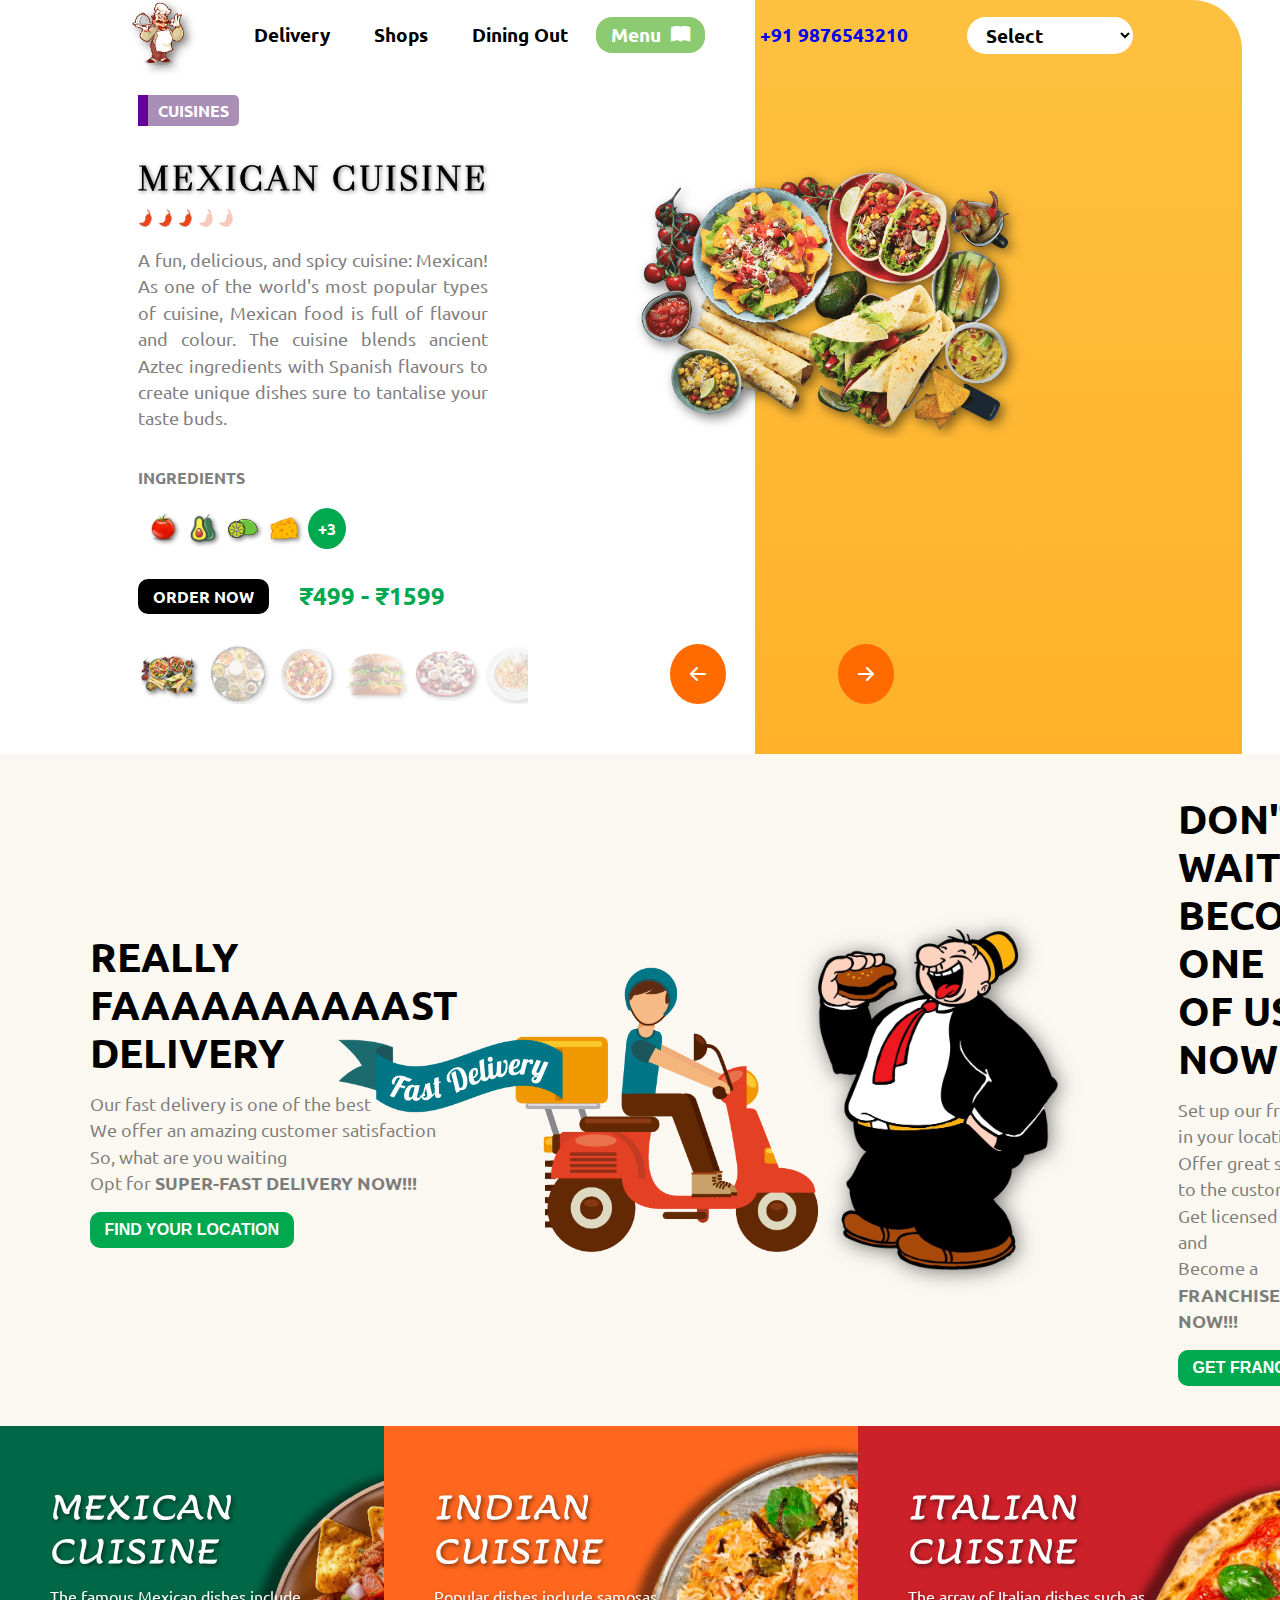
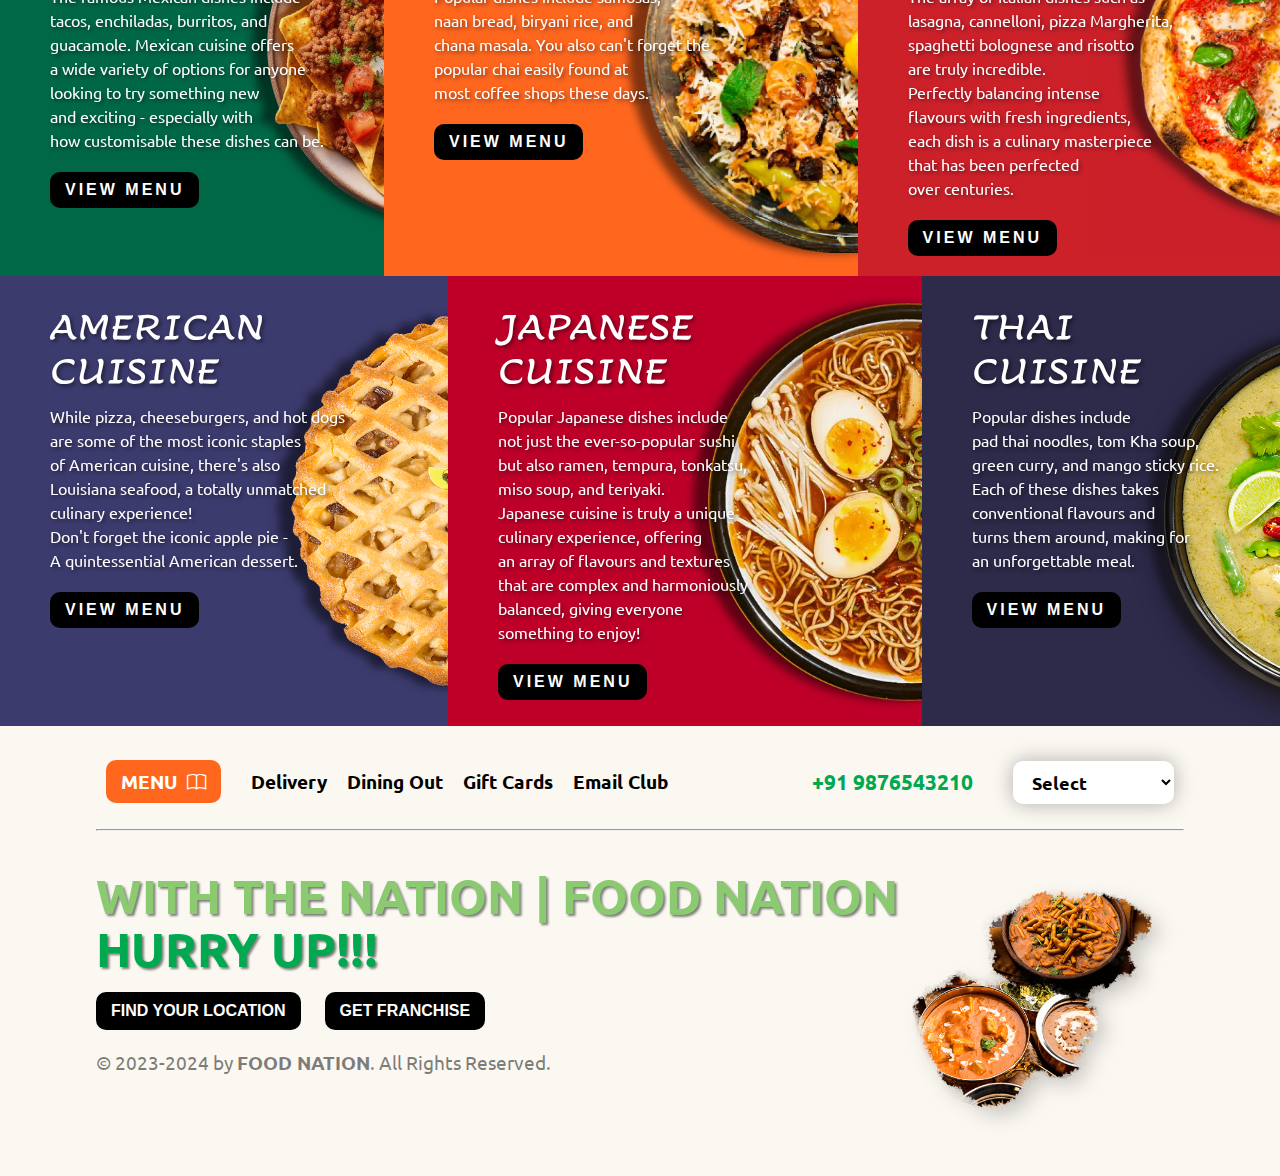
<file: index.html>
<!DOCTYPE html>
<html lang="en">
<head>
    <meta charset="UTF-8">
    <meta name="viewport" content="width=device-width, initial-scale=1.0">
    <title>Food Nation</title>
    
    <!-- stylesheet link -->
    <link rel="stylesheet" href="style.css">
    
    <!-- bootstrap icons link -->
    <link rel="stylesheet" href="https://cdn.jsdelivr.net/npm/bootstrap-icons@1.10.5/font/bootstrap-icons.css">
</head>
<body>

    <header>
        <nav>

            <div class="logo_ul">
                <a href="/"><img src="home_page_logo.png" alt="Our logo"></a>
                <ul>
                    <li><a href="#">Delivery</a></li>
                    <li><a href="#">Shops</a></li>
                    <li><a href="#">Dining Out</a></li>
                    <li><a href="#menu">Menu <i class="bi bi-book-fill"></i></a></li>
                </ul>
            </div>

            <div class="contact_select">
                <li><a href="tel:9876543210">+91 9876543210</a></li>
                <li>
                    <select class="classic">
                        <option>Select</option>
                        <option>KOLKATA</option>
                        <option>BOMBAY</option>
                        <option>BENGALURU</option>
                        <option>NEW DELHI</option>
                        <option>CHENNAI</option>
                    </select>
                </li>
            </div>

        </nav>

        <!-- Section starts -->
        <section>

            <div class="content">
                <h5>CUISINES</h5>
                <h1 class="title">MEXICAN CUISINE</h1>
                <div class="spicy_icon">
                    <img src="img/icon_1.png" alt="chilli">
                    <img src="img/icon_1.png" alt="chilli">
                    <img src="img/icon_1.png" alt="chilli">
                    <img src="img/icon_2.png" alt="chilli">
                    <img src="img/icon_2.png" alt="chilli">
                </div>
                <p class="description">A fun, delicious, and spicy cuisine: Mexican! As one of the world's most popular types of cuisine, Mexican food is full of flavour and colour. The cuisine blends ancient Aztec ingredients with Spanish flavours to create unique dishes sure to tantalise your taste buds.</p>
                
                <h6>INGREDIENTS</h6>
                <div class="img_box">
                    <img src="img/tomato_logo.png" alt="tomato_logo">
                    <img src="img/avocado_logo.png" alt="avocado_logo">
                    <img src="img/lime_logo.png" alt="lime_logo">
                    <img src="img/cheese_logo.png" alt="cheese_logo">
                    <h6>+3</h6>
                </div>
                <div class="order_rate">
                    <a href="">ORDER NOW</a>
                    <h2 class="price">&#x20B9;499 - &#x20B9;1599</h2>
                </div>
                <div class="food_slider">
                    <img class="icon_images" src="img/mexican_cuisine.png" alt="Mexican Cuisine">
                    <img class="icon_images" src="img/indian_cuisine.png" alt="Indian Cuisine">
                    <img class="icon_images" src="img/italian_cuisine.png" alt="Italian Cuisine">
                    <img class="icon_images" src="img/american_cuisine.png" alt="American Cuisine">
                    <img class="icon_images" src="img/japanese_cuisine.png" alt="Japanese Cuisine">
                    <img class="icon_images" src="img/thai_cuisine.png" alt="Thai Cuisine">
                </div>
            </div>
            <div class="img_box">
                <div class="images">
                    <img class="main_images" src="img/mexican_cuisine.png" alt="Mexican Cuisine">
                    <img class="main_images" src="img/indian_cuisine.png" alt="Indian Cuisine">
                    <img class="main_images" src="img/italian_cuisine.png" alt="Italian Cuisine">
                    <img class="main_images" src="img/american_cuisine.png" alt="American Cuisine">
                    <img class="main_images" src="img/japanese_cuisine.png" alt="Japanese Cuisine">
                    <img class="main_images" src="img/thai_cuisine.png" alt="Thai Cuisine">
                </div>
                <div class="slide_buttons">
                    <i class="bi bi-arrow-left-short"></i>
                    <i class="bi bi-arrow-right-short"></i>                   
                </div>
            </div>

        </section>
        <!-- Section ends -->

    </header>

    <div class="delivery">
        
        <div class="container">
            
            <h1>REALLY <br> FAAAAAAAAAAST <br> DELIVERY</h1>
            <p>Our fast delivery is one of the best <br>
                We offer an amazing customer satisfaction <br>
                So, what are you waiting <br>
                Opt for <strong>SUPER-FAST DELIVERY NOW!!!</strong>    
            </p>
            <button>FIND YOUR LOCATION</button>
        </div>
            
        <img src="img/delivery_boy.png" alt="Delivery Boy">
        <img src="img/J._Wellington_Wimpy.webp" alt="J Wellington Wimpy">
        
        <div class="container">
            <h1>DON'T WAIT <br> BECOME ONE <br> OF US NOW</h1>
            <p>Set up our franchise in your location <br>
                Offer great service to the customers <br>
                Get licensed by us and <br>
                Become a <strong>FRANCHISEE NOW!!!</strong>    
            </p>
            <button>GET FRANCHISE</button>
        
        </div>

    </div>

    <div id="menu">

    
    <div class="food_menu">
        
        <div class="food_box">
            <div class="container">
                <h1>MEXICAN <br> CUISINE</h1>
                <p>The famous Mexican dishes include <br> 
                    tacos, enchiladas, burritos, and <br> 
                    guacamole. Mexican cuisine offers <br> 
                    a wide variety of options for anyone <br> 
                    looking to try something new <br> 
                    and exciting - especially with <br>
                    how customisable these dishes can be.
                </p>
                <button onclick="window.open('mexican_menu.html');">VIEW MENU</button>
            </div>
            <img src="img/Nachos.png" alt="Nachos">
        </div>
        
        <div class="food_box">
            <div class="container">
                <h1>INDIAN <br> CUISINE</h1>
                <p>Popular dishes include samosas, <br> 
                    naan bread, biryani rice, and <br> 
                    chana masala. You also can't forget the <br> 
                    popular chai easily found at <br> 
                    most coffee shops these days.
                </p>
                <button onclick="window.open('indian_menu.html');">VIEW MENU</button>
            </div>
            <img src="img/biryani.png" alt="Biryani">
        </div>
        
        <div class="food_box">
            <div class="container">
                <h1>ITALIAN <br> CUISINE</h1>
                <p>The array of Italian dishes such as <br> 
                    lasagna, cannelloni, pizza Margherita, <br> 
                    spaghetti bolognese and risotto <br> 
                    are truly incredible. <br> 
                    Perfectly balancing intense <br> 
                    flavours with fresh ingredients, <br> 
                    each dish is a culinary masterpiece <br> 
                    that has been perfected <br> 
                    over centuries.
                </p>
                <button onclick="window.open('italian_menu.html');">VIEW MENU</button>
            </div>
            <img src="img/pizza.png" alt="Pizza Margherita">
        </div>
        
    </div>
    
    <div class="food_menu food_menu2">

        <div class="food_box">
            <div class="container">
                <h1>AMERICAN <br> CUISINE</h1>
                <p>While pizza, cheeseburgers, and hot dogs <br>
                    are some of the most iconic staples <br> 
                    of American cuisine, there's also <br> 
                    Louisiana seafood, a totally unmatched <br>
                    culinary experience! <br>
                    Don't forget the iconic apple pie - <br>
                    A quintessential American dessert.
                </p>
                <button onclick="window.open('american_menu.html');">VIEW MENU</button>
            </div>
            <img src="img/apple_pie.png" alt="Apple Pie">
        </div>
        
        <div class="food_box">
            <div class="container">
                <h1>JAPANESE <br> CUISINE</h1>
                <p>Popular Japanese dishes include <br> 
                    not just the ever-so-popular sushi <br>
                    but also ramen, tempura, tonkatsu, <br> 
                    miso soup, and teriyaki. <br>
                    Japanese cuisine is truly a unique <br> 
                    culinary experience, offering <br> 
                    an array of flavours and textures <br>
                    that are complex and harmoniously <br> 
                    balanced, giving everyone <br>
                    something to enjoy!
                </p>
                <button onclick="window.open('japanese_menu.html');">VIEW MENU</button>
            </div>
            <img src="img/ramen.png" alt="Ramen">
        </div>
        
        <div class="food_box">
            <div class="container">
                <h1>THAI <br> CUISINE</h1>
                <p>Popular dishes include <br>
                    pad thai noodles, tom Kha soup, <br>
                    green curry, and mango sticky rice. <br>
                    Each of these dishes takes <br>
                    conventional flavours and <br> 
                    turns them around, making for <br>
                    an unforgettable meal.
                </p>
                <button onclick="window.open('thai_menu.html');">VIEW MENU</button>
            </div>
            <img src="img/green-curry.png" alt="Green Curry">
        </div>
        
    </div>
</div>
    <footer>

        <nav>
            <ul>
                <li><a href="#">MENU<i class="bi bi-book"></i></a></li>
                <li><a href="#">Delivery</a></li>
                <li><a href="#">Dining Out</a></li>
                <li><a href="#">Gift Cards</a></li>
                <li><a href="#">Email Club</a></li>
            </ul>
            <ul>
                <li><a href="tel:9876543210">+91 9876543210</a></li>
                <li>
                    <select class="classic">
                        <option>Select</option>
                        <option>KOLKATA</option>
                        <option>BOMBAY</option>
                        <option>BENGALURU</option>
                        <option>NEW DELHI</option>
                        <option>CHENNAI</option>
                    </select>
                </li>
            </ul>
        </nav>

        <hr>

        <div class="container">

            <h1>WITH THE NATION | FOOD NATION</h1>
            <h1>HURRY UP!!!</h1>
            <div class="button">
                <button>FIND YOUR LOCATION</button>
                <button>GET FRANCHISE</button>
            </div>
        </div>
        <img src="img/footer_food.png" alt="Footer Food Image">
        <p class="copyright">© 2023-2024 by <strong>FOOD NATION</strong>. All Rights Reserved.</p>
    
    </footer>

    <script src="app.js"></script>

</body>
</html>
</file>
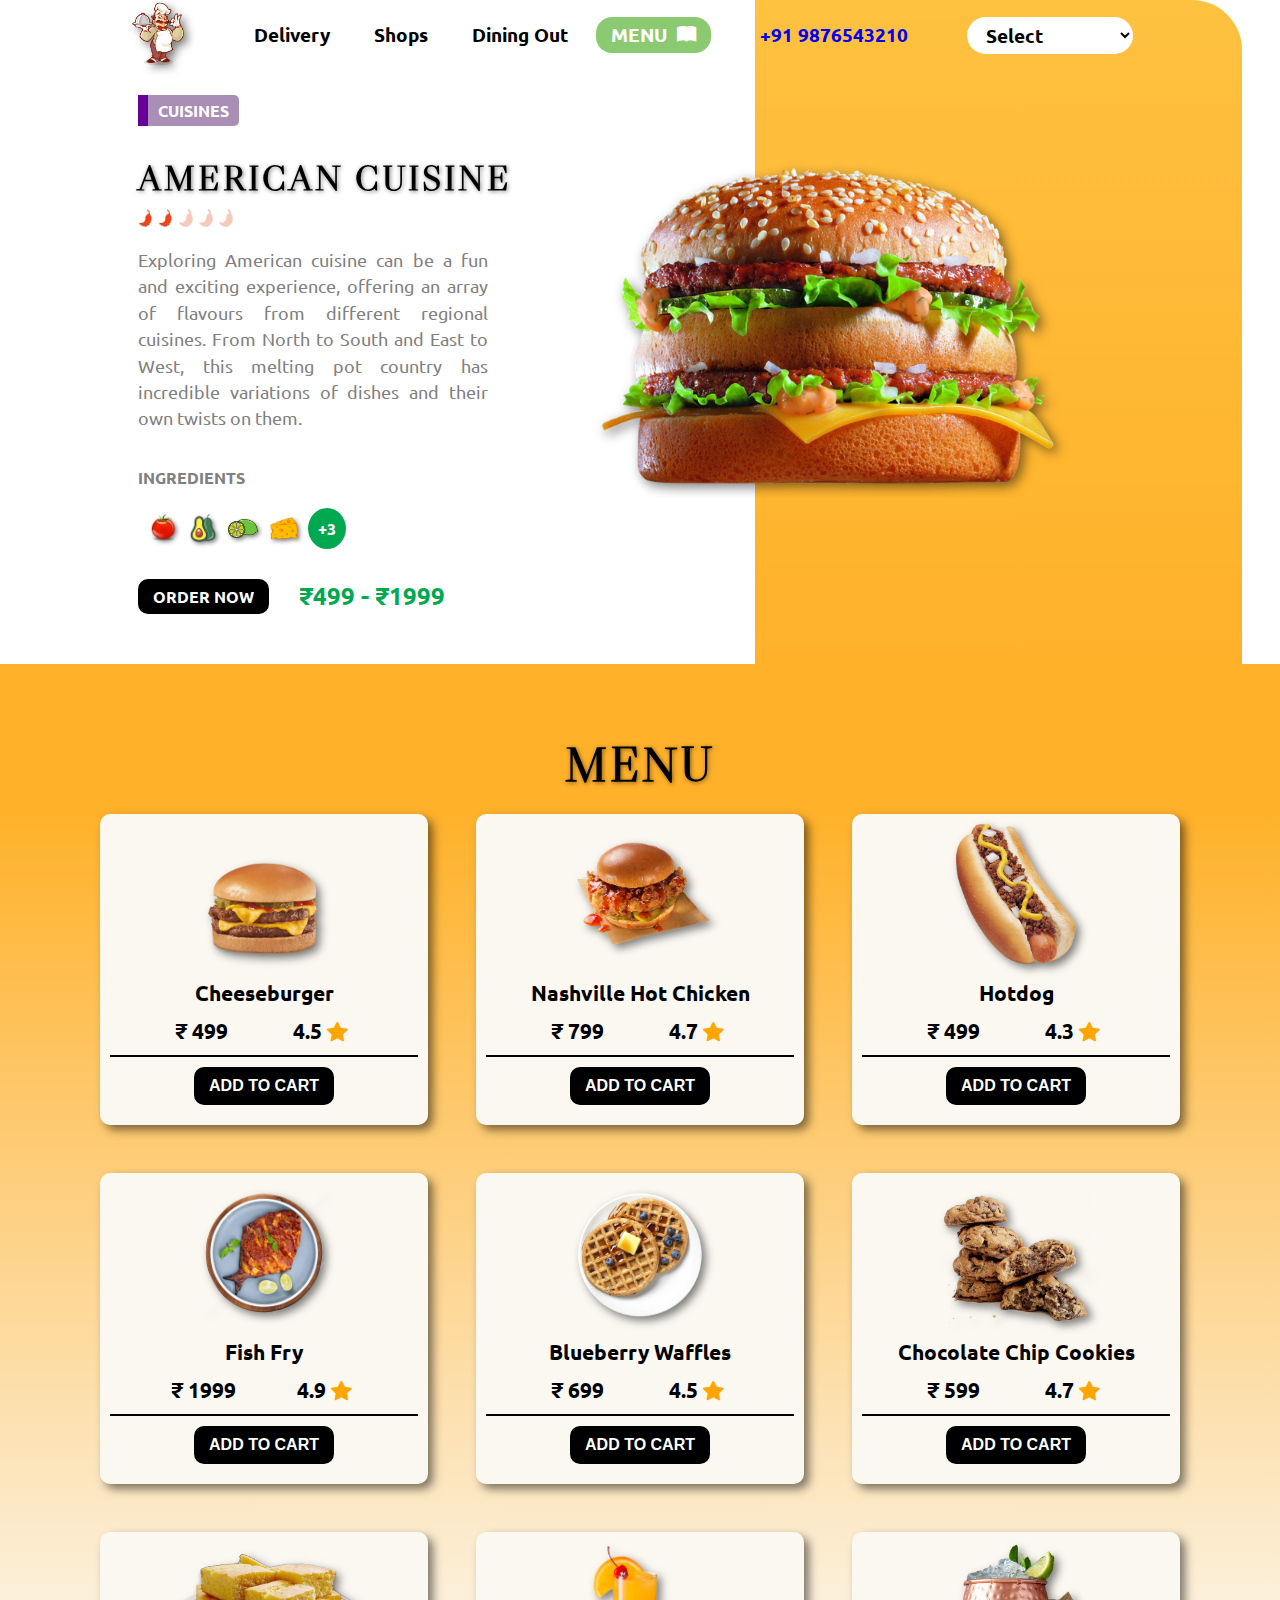
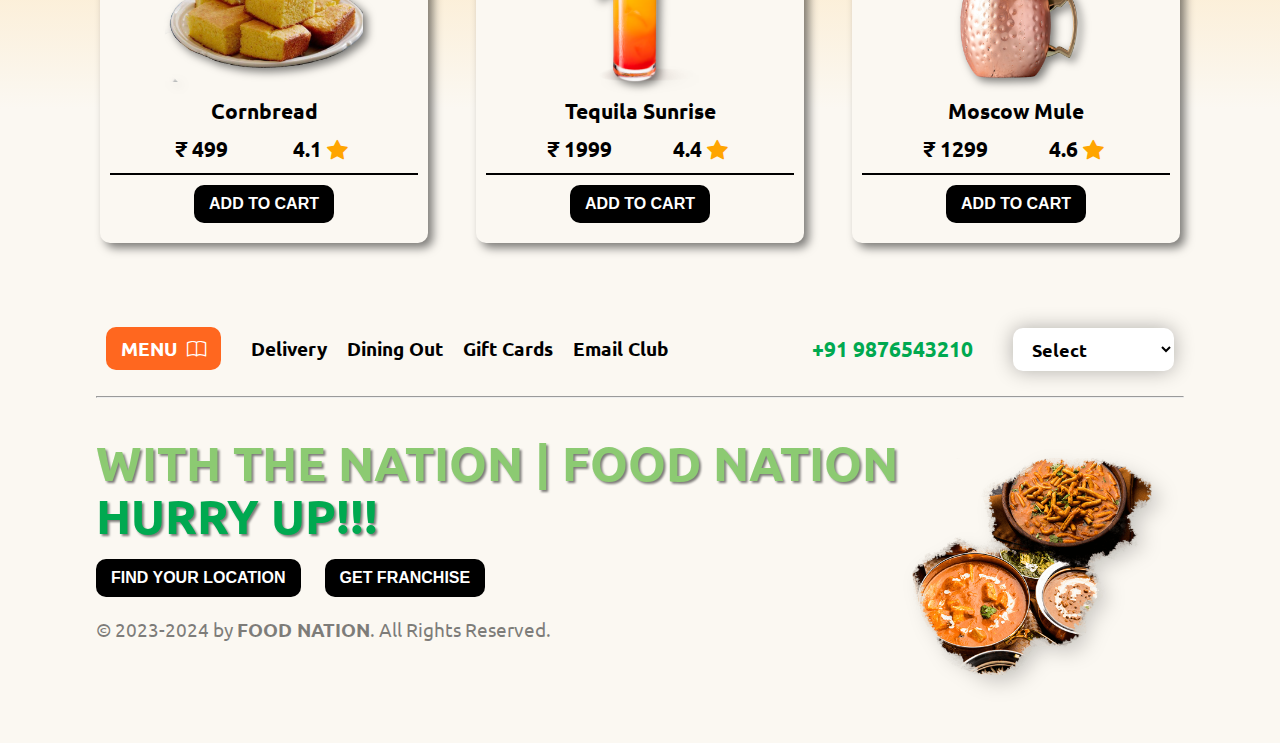
<file: american_menu.html>
<!DOCTYPE html>
<html lang="en">
  <head>
    <meta charset="UTF-8" />
    <meta name="viewport" content="width=device-width, initial-scale=1.0" />
    <title>Food Nation</title>

    <!-- stylesheet link -->
    <link rel="stylesheet" href="style.css" />
    <link rel="stylesheet" href="menuStyling.css" />

    <!-- bootstrap icons link -->
    <link
      rel="stylesheet"
      href="https://cdn.jsdelivr.net/npm/bootstrap-icons@1.10.5/font/bootstrap-icons.css"
    />
  </head>
  <body>
    <header>
      <nav>
        <div class="logo_ul">
          <a href="/"><img src="home_page_logo.png" alt="Our logo" /></a>
          <ul>
            <li><a href="#">Delivery</a></li>
            <li><a href="#">Shops</a></li>
            <li><a href="#">Dining Out</a></li>
            <li>
              <a href="#menu_container">MENU <i class="bi bi-book-fill"></i></a>
            </li>
          </ul>
        </div>

        <div class="contact_select">
          <li><a href="tel:9876543210">+91 9876543210</a></li>
          <li>
            <select class="classic">
              <option>Select</option>
              <option>KOLKATA</option>
              <option>BOMBAY</option>
              <option>BENGALURU</option>
              <option>NEW DELHI</option>
              <option>CHENNAI</option>
            </select>
          </li>
        </div>
      </nav>

      <!-- Section starts -->
      <section>
        <div class="content">
          <h5>CUISINES</h5>
          <h1 class="title">AMERICAN CUISINE</h1>
          <div class="spicy_icon">
            <img src="img/icon_1.png" alt="chilli" />
            <img src="img/icon_1.png" alt="chilli" />
            <img src="img/icon_2.png" alt="chilli" />
            <img src="img/icon_2.png" alt="chilli" />
            <img src="img/icon_2.png" alt="chilli" />
          </div>
          <p class="description">
            Exploring American cuisine can be a fun and exciting experience,
            offering an array of flavours from different regional cuisines. From
            North to South and East to West, this melting pot country has
            incredible variations of dishes and their own twists on them.
          </p>

          <h6>INGREDIENTS</h6>
          <div class="img_box">
            <img src="img/tomato_logo.png" alt="tomato_logo" />
            <img src="img/avocado_logo.png" alt="avocado_logo" />
            <img src="img/lime_logo.png" alt="lime_logo" />
            <img src="img/cheese_logo.png" alt="cheese_logo" />
            <h6>+3</h6>
          </div>
          <div class="order_rate">
            <a href="">ORDER NOW</a>
            <h2 class="price">&#x20B9;499 - &#x20B9;1999</h2>
          </div>
        </div>
        <div class="img_box">
          <div class="images">
            <img
              class="main_images"
              src="img/american_cuisine.png"
              alt="American Cuisine"
            />
          </div>
        </div>
      </section>
      <!-- Section ends -->
    </header>

    <div id="menu_container" style="font-family: ubuntu">
      <h1 style="text-align: center; padding: 20px">MENU</h1>
      <div class="menu_items">
        <div class="card">
          <img src="img/cheeseburger.png" alt="Cheeseburger" />
          <h4>Cheeseburger</h4>
          <div class="info">
            <h4>&#x20B9; 499</h4>
            <h4>4.5<i class="bi bi-star-fill"></i></h4>
          </div>
          <button>ADD TO CART</button>
        </div>
        <div class="card">
          <img src="img/nashville_hot_chicken.png" alt="Nashville Hot Chicken" />
          <h4>Nashville Hot Chicken</h4>
          <div class="info">
            <h4>&#x20B9; 799</h4>
            <h4>4.7<i class="bi bi-star-fill"></i></h4>
          </div>
          <button>ADD TO CART</button>
        </div>
        <div class="card">
          <img src="img/hotdogs.png" alt="Hotdog" />
          <h4>Hotdog</h4>
          <div class="info">
            <h4>&#x20B9; 499</h4>
            <h4>4.3<i class="bi bi-star-fill"></i></h4>
          </div>
          <button>ADD TO CART</button>
        </div>
        <div class="card">
          <img src="img/fish_fry.png" alt="Fish Fry" />
          <h4>Fish Fry</h4>
          <div class="info">
            <h4>&#x20B9; 1999</h4>
            <h4>4.9<i class="bi bi-star-fill"></i></h4>
          </div>
          <button>ADD TO CART</button>
        </div>
        <div class="card">
          <img src="img/BlueberryWaffles.webp" alt="Blueberry Waffles" />
          <h4>Blueberry Waffles</h4>
          <div class="info">
            <h4>&#x20B9; 699</h4>
            <h4>4.5<i class="bi bi-star-fill"></i></h4>
          </div>
          <button>ADD TO CART</button>
        </div>
        <div class="card">
          <img src="img/chocoloate_chip_cookies.webp" alt="Chocolate Chip Cookies" />
          <h4>Chocolate Chip Cookies</h4>
          <div class="info">
            <h4>&#x20B9; 599</h4>
            <h4>4.7<i class="bi bi-star-fill"></i></h4>
          </div>
          <button>ADD TO CART</button>
        </div>
        <div class="card">
          <img src="img/cornbread.png" alt="Cornbread" />
          <h4>Cornbread</h4>
          <div class="info">
            <h4>&#x20B9; 499</h4>
            <h4>4.1<i class="bi bi-star-fill"></i></h4>
          </div>
          <button>ADD TO CART</button>
        </div>
        <div class="card">
          <img src="img/tequilasunrise.png" alt="Tequila Sunrise" />
          <h4>Tequila Sunrise</h4>
          <div class="info">
            <h4>&#x20B9; 1999</h4>
            <h4>4.4<i class="bi bi-star-fill"></i></h4>
          </div>
          <button>ADD TO CART</button>
        </div>
        <div class="card">
          <img src="img/moscow_mule.png" alt="Moscow Mule" />
          <h4>Moscow Mule</h4>
          <div class="info">
            <h4>&#x20B9; 1299</h4>
            <h4>4.6<i class="bi bi-star-fill"></i></h4>
          </div>
          <button>ADD TO CART</button>
        </div>
      </div>
    </div>

    <footer>
      <nav>
        <ul>
          <li>
            <a href="#">MENU<i class="bi bi-book"></i></a>
          </li>
          <li><a href="#">Delivery</a></li>
          <li><a href="#">Dining Out</a></li>
          <li><a href="#">Gift Cards</a></li>
          <li><a href="#">Email Club</a></li>
        </ul>
        <ul>
          <li><a href="tel:9876543210">+91 9876543210</a></li>
          <li>
            <select class="classic">
              <option>Select</option>
              <option>KOLKATA</option>
              <option>BOMBAY</option>
              <option>BENGALURU</option>
              <option>NEW DELHI</option>
              <option>CHENNAI</option>
            </select>
          </li>
        </ul>
      </nav>

      <hr />

      <div class="container">
        <h1>WITH THE NATION | FOOD NATION</h1>
        <h1>HURRY UP!!!</h1>
        <div class="button">
          <button>FIND YOUR LOCATION</button>
          <button>GET FRANCHISE</button>
        </div>
      </div>
      <img src="img/footer_food.png" alt="Footer Food Image" />
      <p class="copyright">
        © 2023-2024 by <strong>FOOD NATION</strong>. All Rights Reserved.
      </p>
    </footer>

    <script src="app.js"></script>
  </body>
</html>
</file>
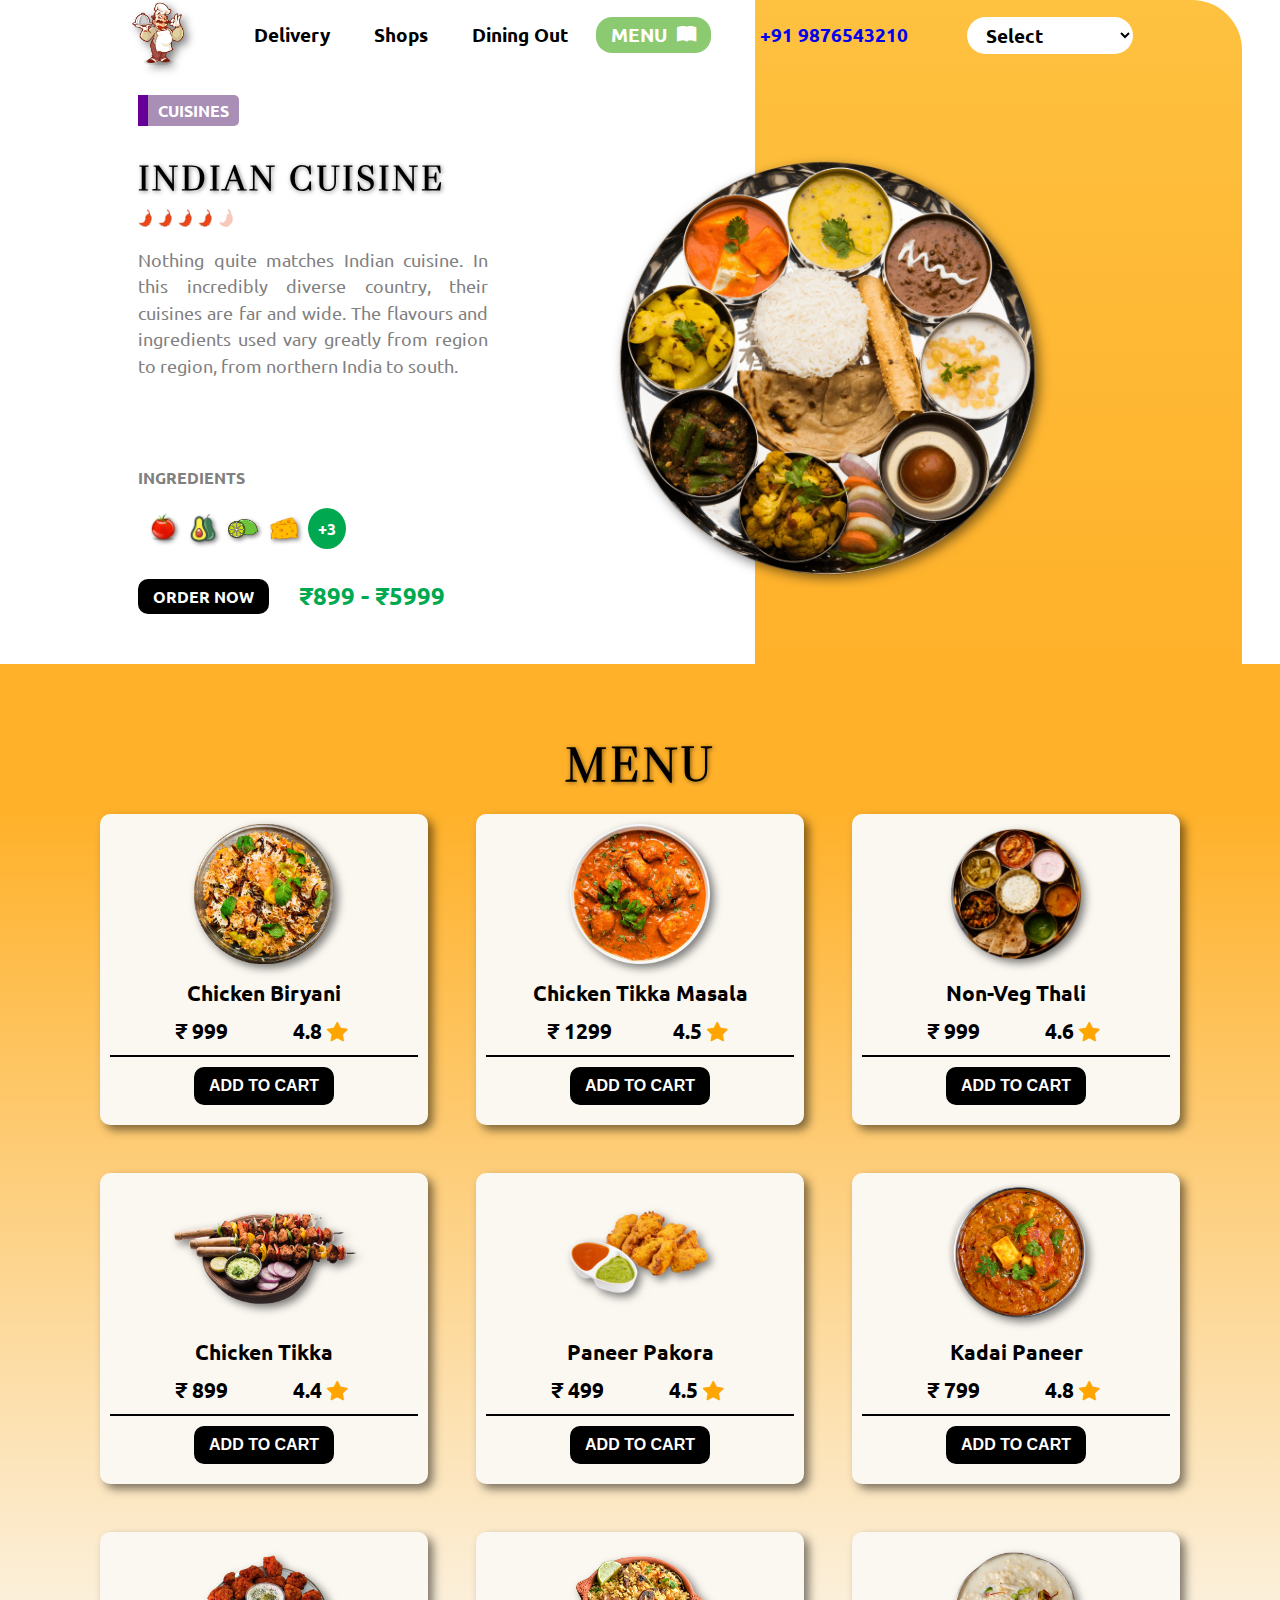
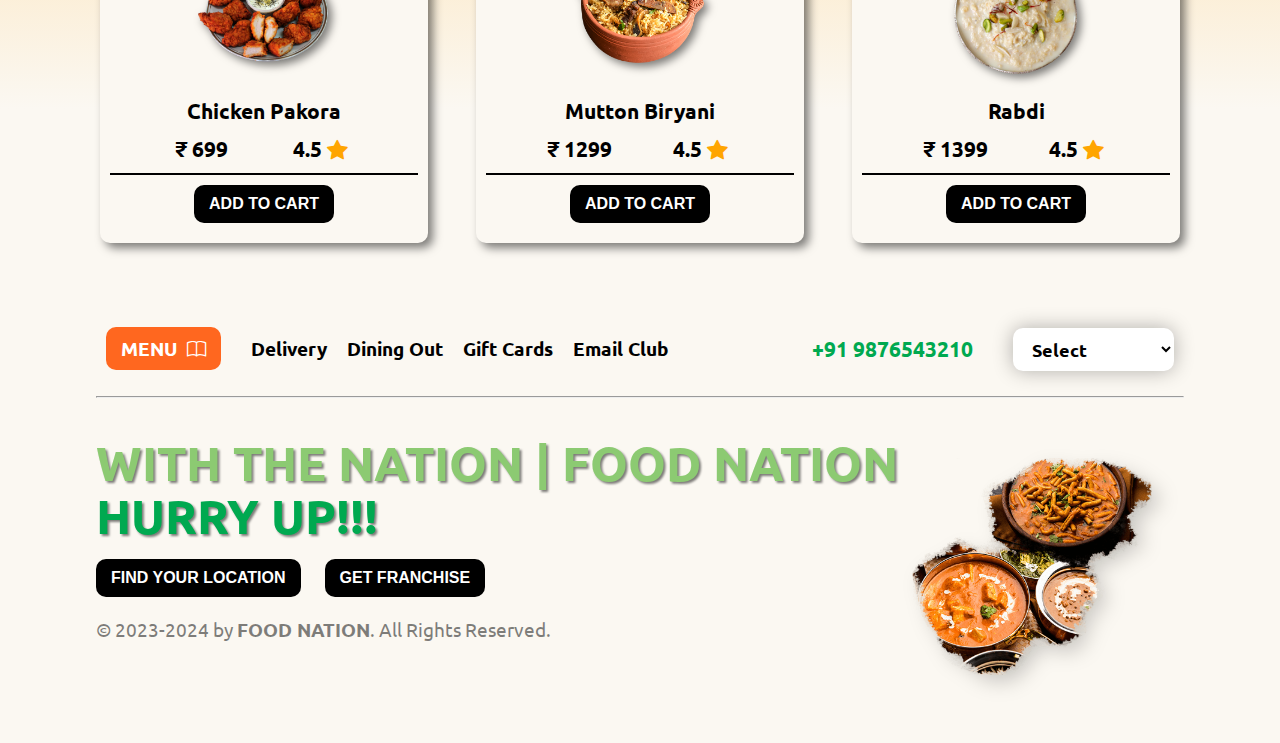
<file: indian_menu.html>
<!DOCTYPE html>
<html lang="en">
<head>
    <meta charset="UTF-8">
    <meta name="viewport" content="width=device-width, initial-scale=1.0">
    <title>Food Nation</title>

    <!-- stylesheet link -->
    <link rel="stylesheet" href="style.css">
    <link rel="stylesheet" href="menuStyling.css">
    
    <!-- bootstrap icons link -->
    <link rel="stylesheet" href="https://cdn.jsdelivr.net/npm/bootstrap-icons@1.10.5/font/bootstrap-icons.css">
</head>
<body>
    
    <header>
        <nav>

            <div class="logo_ul">
                <a href="/"><img src="home_page_logo.png" alt="Our logo"></a>
                <ul>
                    <li><a href="#">Delivery</a></li>
                    <li><a href="#">Shops</a></li>
                    <li><a href="#">Dining Out</a></li>
                    <li><a href="#menu_container">MENU <i class="bi bi-book-fill"></i></a></li>
                </ul>
            </div>

            <div class="contact_select">
                <li><a href="tel:9876543210">+91 9876543210</a></li>
                <li>
                    <select class="classic">
                        <option>Select</option>
                        <option>KOLKATA</option>
                        <option>BOMBAY</option>
                        <option>BENGALURU</option>
                        <option>NEW DELHI</option>
                        <option>CHENNAI</option>
                    </select>
                </li>
            </div>

        </nav>

        <!-- Section starts -->
        <section>

            <div class="content">
                <h5>CUISINES</h5>
                <h1 class="title">INDIAN CUISINE</h1>
                <div class="spicy_icon">
                    <img src="img/icon_1.png" alt="chilli">
                    <img src="img/icon_1.png" alt="chilli">
                    <img src="img/icon_1.png" alt="chilli">
                    <img src="img/icon_1.png" alt="chilli">
                    <img src="img/icon_2.png" alt="chilli">
                </div>
                <p class="description">Nothing quite matches Indian cuisine. In this incredibly diverse country, their cuisines are far and wide. The flavours and ingredients used vary greatly from region to region, from northern India to south.
                </p>
                
                <h6>INGREDIENTS</h6>
                <div class="img_box">
                    <img src="img/tomato_logo.png" alt="tomato_logo">
                    <img src="img/avocado_logo.png" alt="avocado_logo">
                    <img src="img/lime_logo.png" alt="lime_logo">
                    <img src="img/cheese_logo.png" alt="cheese_logo">
                    <h6>+3</h6>
                </div>
                <div class="order_rate">
                    <a href="">ORDER NOW</a>
                    <h2 class="price">&#x20B9;899 - &#x20B9;5999</h2>
                </div>
            </div>
            <div class="img_box">
                <div class="images">
                    <img 
                        class="main_images" 
                        src="img/indian_cuisine.png" 
                        alt="Indian Cuisine"
                    >
                </div>
            </div>

        </section>
        <!-- Section ends -->
    </header>

    <div id="menu_container" style="font-family: ubuntu">
        <h1 style="text-align: center; padding: 20px;">MENU</h1>
        <div class="menu_items">
          <div class="card">
            <img src="img/biryani.png" alt="Chicken Biryani">
            <h4>Chicken Biryani</h4>
              <div class="info">
                <h4>&#x20B9; 999</h4>
                <h4>4.8<i class="bi bi-star-fill"></i></h4>
              </div>
              <button>ADD TO CART</button>
          </div>
          <div class="card">
            <img src="img/chicken_tikka_masala.png" alt="Chicken Tikka Masala">
            <h4>Chicken Tikka Masala</h4>
              <div class="info">
                <h4>&#x20B9; 1299</h4>
                <h4>4.5<i class="bi bi-star-fill"></i></h4>
              </div>
              <button>ADD TO CART</button>
          </div>
          <div class="card">
            <img src="img/thali.png" alt="Thali">
            <h4>Non-Veg Thali</h4>
              <div class="info">
                <h4>&#x20B9; 999</h4>
                <h4>4.6<i class="bi bi-star-fill"></i></h4>
              </div>
              <button>ADD TO CART</button>
          </div>
          <div class="card">
            <img src="img/chicken_tikka.png" alt="Chicken Tikka">
            <h4>Chicken Tikka</h4>
              <div class="info">
                <h4>&#x20B9; 899</h4>
                <h4>4.4<i class="bi bi-star-fill"></i></h4>
              </div>
              <button>ADD TO CART</button>
          </div>
          <div class="card">
            <img src="img/paneer_pakora.png" alt="Panner Pakora">
            <h4>Paneer Pakora</h4>
              <div class="info">
                <h4>&#x20B9; 499</h4>
                <h4>4.5<i class="bi bi-star-fill"></i></h4>
              </div>
              <button>ADD TO CART</button>
          </div>
          <div class="card">
            <img src="img/kadai_paneer.png" alt="Kadai Paneer">
            <h4>Kadai Paneer</h4>
              <div class="info">
                <h4>&#x20B9; 799</h4>
                <h4>4.8<i class="bi bi-star-fill"></i></h4>
              </div>
              <button>ADD TO CART</button>
          </div>
          <div class="card">
            <img src="img/chicken_pakora.png" alt="Chicken Pakora">
            <h4>Chicken Pakora</h4>
              <div class="info">
                <h4>&#x20B9; 699</h4>
                <h4>4.5<i class="bi bi-star-fill"></i></h4>
              </div>
              <button>ADD TO CART</button>
          </div>
          <div class="card">
            <img src="img/mutton-biryani.png" alt="Mutton Biryani">
            <h4>Mutton Biryani</h4>
              <div class="info">
                <h4>&#x20B9; 1299</h4>
                <h4>4.5<i class="bi bi-star-fill"></i></h4>
              </div>
              <button>ADD TO CART</button>
          </div>
          <div class="card">
            <img src="img/rabdi.png" alt="Rabdi">
            <h4>Rabdi</h4>
              <div class="info">
                <h4>&#x20B9; 1399</h4>
                <h4>4.5<i class="bi bi-star-fill"></i></h4>
              </div>
              <button>ADD TO CART</button>
          </div>
        </div>
      </div>

    <footer>

        <nav>
            <ul>
                <li><a href="#">MENU<i class="bi bi-book"></i></a></li>
                <li><a href="#">Delivery</a></li>
                <li><a href="#">Dining Out</a></li>
                <li><a href="#">Gift Cards</a></li>
                <li><a href="#">Email Club</a></li>
            </ul>
            <ul>
                <li><a href="tel:9876543210">+91 9876543210</a></li>
                <li>
                    <select class="classic">
                        <option>Select</option>
                        <option>KOLKATA</option>
                        <option>BOMBAY</option>
                        <option>BENGALURU</option>
                        <option>NEW DELHI</option>
                        <option>CHENNAI</option>
                    </select>
                </li>
            </ul>
        </nav>

        <hr>

        <div class="container">

            <h1>WITH THE NATION | FOOD NATION</h1>
            <h1>HURRY UP!!!</h1>
            <div class="button">
                <button>FIND YOUR LOCATION</button>
                <button>GET FRANCHISE</button>
            </div>
        </div>
        <img src="img/footer_food.png" alt="Footer Food Image">
        <p class="copyright">© 2023-2024 by <strong>FOOD NATION</strong>. All Rights Reserved.</p>
    
    </footer>

    <script src="app.js"></script>

</body>
</html>
</file>
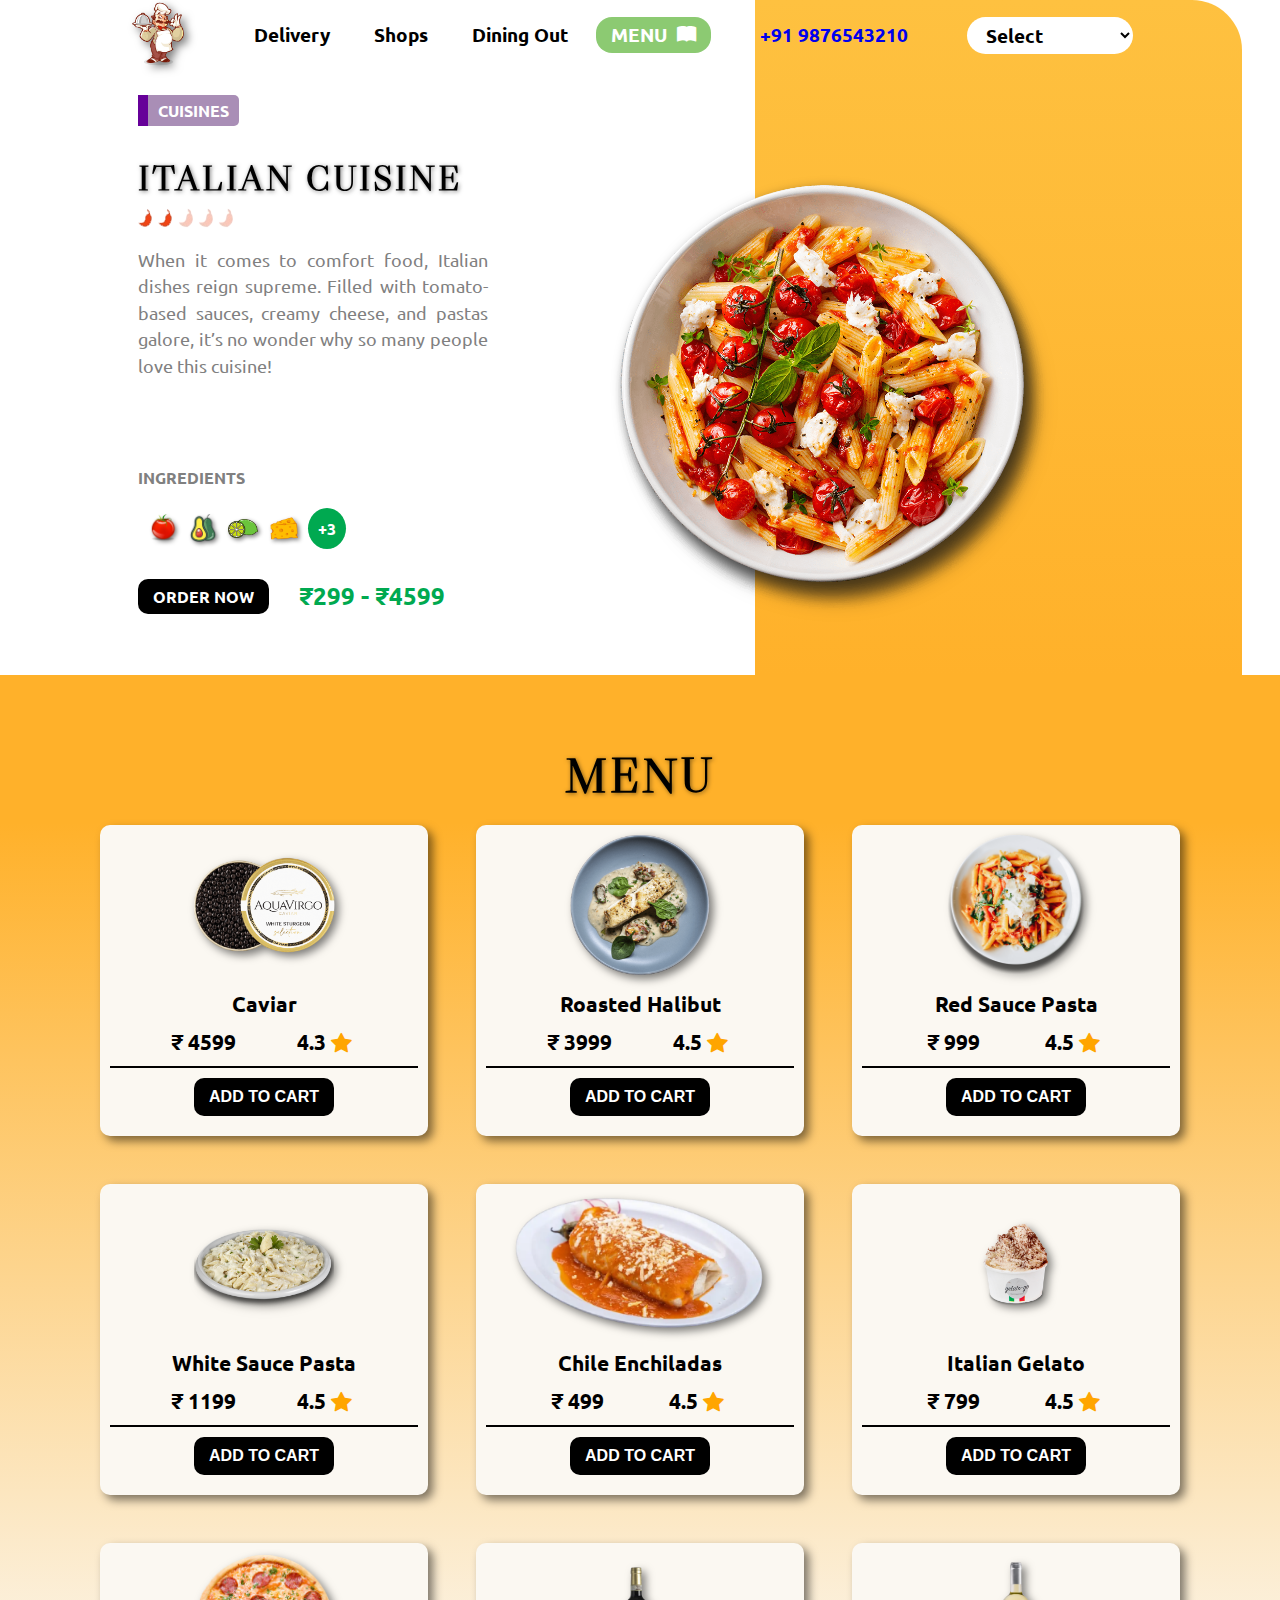
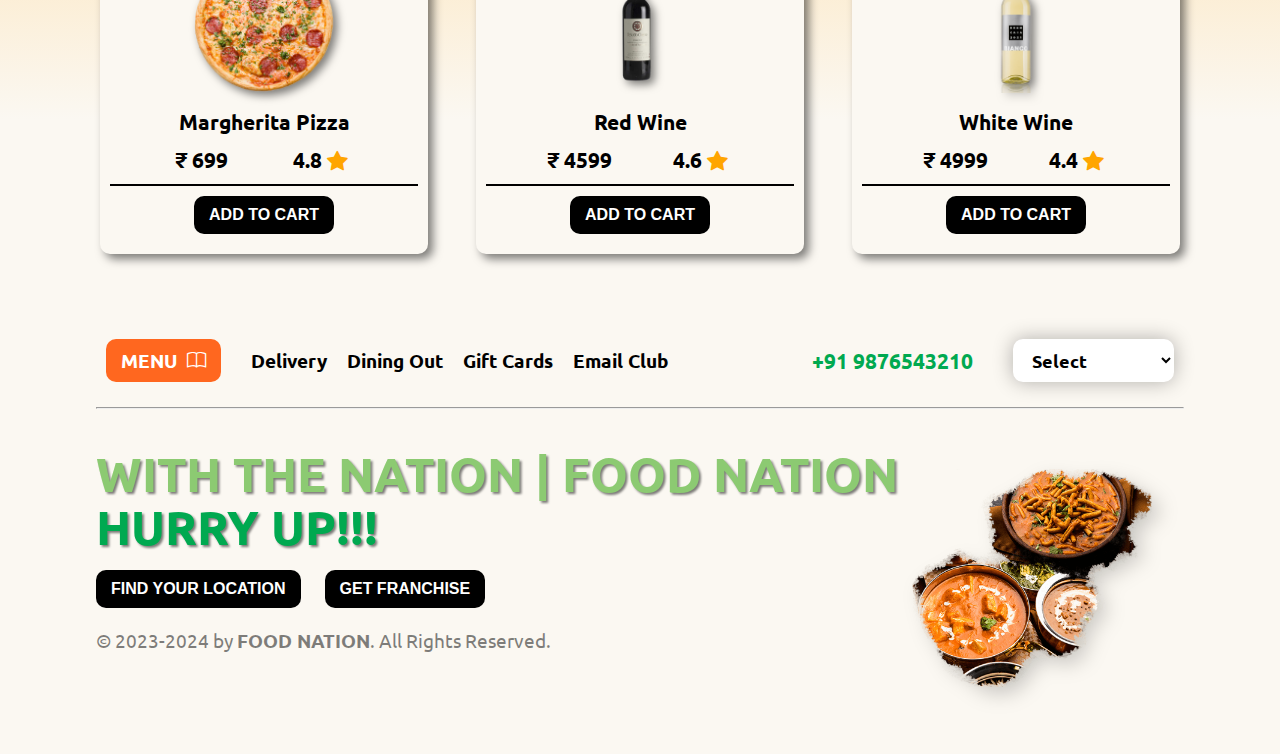
<file: italian_menu.html>
<!DOCTYPE html>
<html lang="en">
<head>
    <meta charset="UTF-8">
    <meta name="viewport" content="width=device-width, initial-scale=1.0">
    <title>Food Nation</title>

    <!-- stylesheet link -->
    <link rel="stylesheet" href="style.css">
    <link rel="stylesheet" href="menuStyling.css">
    
    <!-- bootstrap icons link -->
    <link rel="stylesheet" href="https://cdn.jsdelivr.net/npm/bootstrap-icons@1.10.5/font/bootstrap-icons.css">
</head>
<body>
    
    <header>
        <nav>

            <div class="logo_ul">
                <a href="/"><img src="home_page_logo.png" alt="Our logo"></a>
                <ul>
                    <li><a href="#">Delivery</a></li>
                    <li><a href="#">Shops</a></li>
                    <li><a href="#">Dining Out</a></li>
                    <li><a href="#menu_container">MENU <i class="bi bi-book-fill"></i></a></li>
                </ul>
            </div>

            <div class="contact_select">
                <li><a href="tel:9876543210">+91 9876543210</a></li>
                <li>
                    <select class="classic">
                        <option>Select</option>
                        <option>KOLKATA</option>
                        <option>BOMBAY</option>
                        <option>BENGALURU</option>
                        <option>NEW DELHI</option>
                        <option>CHENNAI</option>
                    </select>
                </li>
            </div>

        </nav>

        <!-- Section starts -->
        <section>

            <div class="content">
                <h5>CUISINES</h5>
                <h1 class="title">ITALIAN CUISINE</h1>
                <div class="spicy_icon">
                    <img src="img/icon_1.png" alt="chilli">
                    <img src="img/icon_1.png" alt="chilli">
                    <img src="img/icon_2.png" alt="chilli">
                    <img src="img/icon_2.png" alt="chilli">
                    <img src="img/icon_2.png" alt="chilli">
                </div>
                <p class="description">When it comes to comfort food, Italian dishes reign supreme. Filled with tomato-based sauces, creamy cheese, and pastas galore, it’s no wonder why so many people love this cuisine!</p>
                
                <h6>INGREDIENTS</h6>
                <div class="img_box">
                    <img src="img/tomato_logo.png" alt="tomato_logo">
                    <img src="img/avocado_logo.png" alt="avocado_logo">
                    <img src="img/lime_logo.png" alt="lime_logo">
                    <img src="img/cheese_logo.png" alt="cheese_logo">
                    <h6>+3</h6>
                </div>
                <div class="order_rate">
                    <a href="">ORDER NOW</a>
                    <h2 class="price">&#x20B9;299 - &#x20B9;4599</h2>
                </div>
            </div>
            <div class="img_box">
                <div class="images">
                    <img 
                        class="main_images" 
                        src="img/italian_cuisine.png" 
                        alt="Italian Cuisine"
                    >
                </div>
            </div>

        </section>
        <!-- Section ends -->
    </header>

    <div id="menu_container" style="font-family: ubuntu">
        <h1 style="text-align: center; padding: 20px;">MENU</h1>
        <div class="menu_items">
          <div class="card">
            <img src="img/caviar.png" alt="Caviar">
            <h4>Caviar</h4>
              <div class="info">
                <h4>&#x20B9; 4599</h4>
                <h4>4.3<i class="bi bi-star-fill"></i></h4>
              </div>
              <button>ADD TO CART</button>
          </div>
          <div class="card">
            <img src="img/roasted_halibut.png" alt="Roasted Halibut">
            <h4>Roasted Halibut</h4>
              <div class="info">
                <h4>&#x20B9; 3999</h4>
                <h4>4.5<i class="bi bi-star-fill"></i></h4>
              </div>
              <button>ADD TO CART</button>
          </div>
          <div class="card">
            <img src="img/red_pasta.png" alt="Red Sauce Pasta">
            <h4>Red Sauce Pasta</h4>
              <div class="info">
                <h4>&#x20B9; 999</h4>
                <h4>4.5<i class="bi bi-star-fill"></i></h4>
              </div>
              <button>ADD TO CART</button>
          </div>
          <div class="card">
            <img src="img/Pasta-White-Sauce.png" alt="White Sauce Pasta">
            <h4>White Sauce Pasta</h4>
              <div class="info">
                <h4>&#x20B9; 1199</h4>
                <h4>4.5<i class="bi bi-star-fill"></i></h4>
              </div>
              <button>ADD TO CART</button>
          </div>
          <div class="card">
            <img src="img/enchiladas.png" alt="Chile Enchiladas">
            <h4>Chile Enchiladas</h4>
              <div class="info">
                <h4>&#x20B9; 499</h4>
                <h4>4.5<i class="bi bi-star-fill"></i></h4>
              </div>
              <button>ADD TO CART</button>
          </div>
          <div class="card">
            <img src="img/italian_gelato.png" alt="Italian Gelato">
            <h4>Italian Gelato</h4>
              <div class="info">
                <h4>&#x20B9; 799</h4>
                <h4>4.5<i class="bi bi-star-fill"></i></h4>
              </div>
              <button>ADD TO CART</button>
          </div>
          <div class="card">
            <img src="img/margherita.webp" alt="Margherita Pizza">
            <h4>Margherita Pizza</h4>
              <div class="info">
                <h4>&#x20B9; 699</h4>
                <h4>4.8<i class="bi bi-star-fill"></i></h4>
              </div>
              <button>ADD TO CART</button>
          </div>
          <div class="card">
            <img src="img/Barolo-Docg-Red-Wine.png" alt="Red Wine">
            <h4>Red Wine</h4>
              <div class="info">
                <h4>&#x20B9; 4599</h4>
                <h4>4.6<i class="bi bi-star-fill"></i></h4>
              </div>
              <button>ADD TO CART</button>
          </div>
          <div class="card">
            <img src="img/White_Wine.jpg" alt="White Wine">
            <h4>White Wine</h4>
              <div class="info">
                <h4>&#x20B9; 4999</h4>
                <h4>4.4<i class="bi bi-star-fill"></i></h4>
              </div>
              <button>ADD TO CART</button>
          </div>
        </div>
      </div>

    <footer>

        <nav>
            <ul>
                <li><a href="#">MENU<i class="bi bi-book"></i></a></li>
                <li><a href="#">Delivery</a></li>
                <li><a href="#">Dining Out</a></li>
                <li><a href="#">Gift Cards</a></li>
                <li><a href="#">Email Club</a></li>
            </ul>
            <ul>
                <li><a href="tel:9876543210">+91 9876543210</a></li>
                <li>
                    <select class="classic">
                        <option>Select</option>
                        <option>KOLKATA</option>
                        <option>BOMBAY</option>
                        <option>BENGALURU</option>
                        <option>NEW DELHI</option>
                        <option>CHENNAI</option>
                    </select>
                </li>
            </ul>
        </nav>

        <hr>

        <div class="container">

            <h1>WITH THE NATION | FOOD NATION</h1>
            <h1>HURRY UP!!!</h1>
            <div class="button">
                <button>FIND YOUR LOCATION</button>
                <button>GET FRANCHISE</button>
            </div>
        </div>
        <img src="img/footer_food.png" alt="Footer Food Image">
        <p class="copyright">© 2023-2024 by <strong>FOOD NATION</strong>. All Rights Reserved.</p>
    
    </footer>

    <script src="app.js"></script>

</body>
</html>
</file>
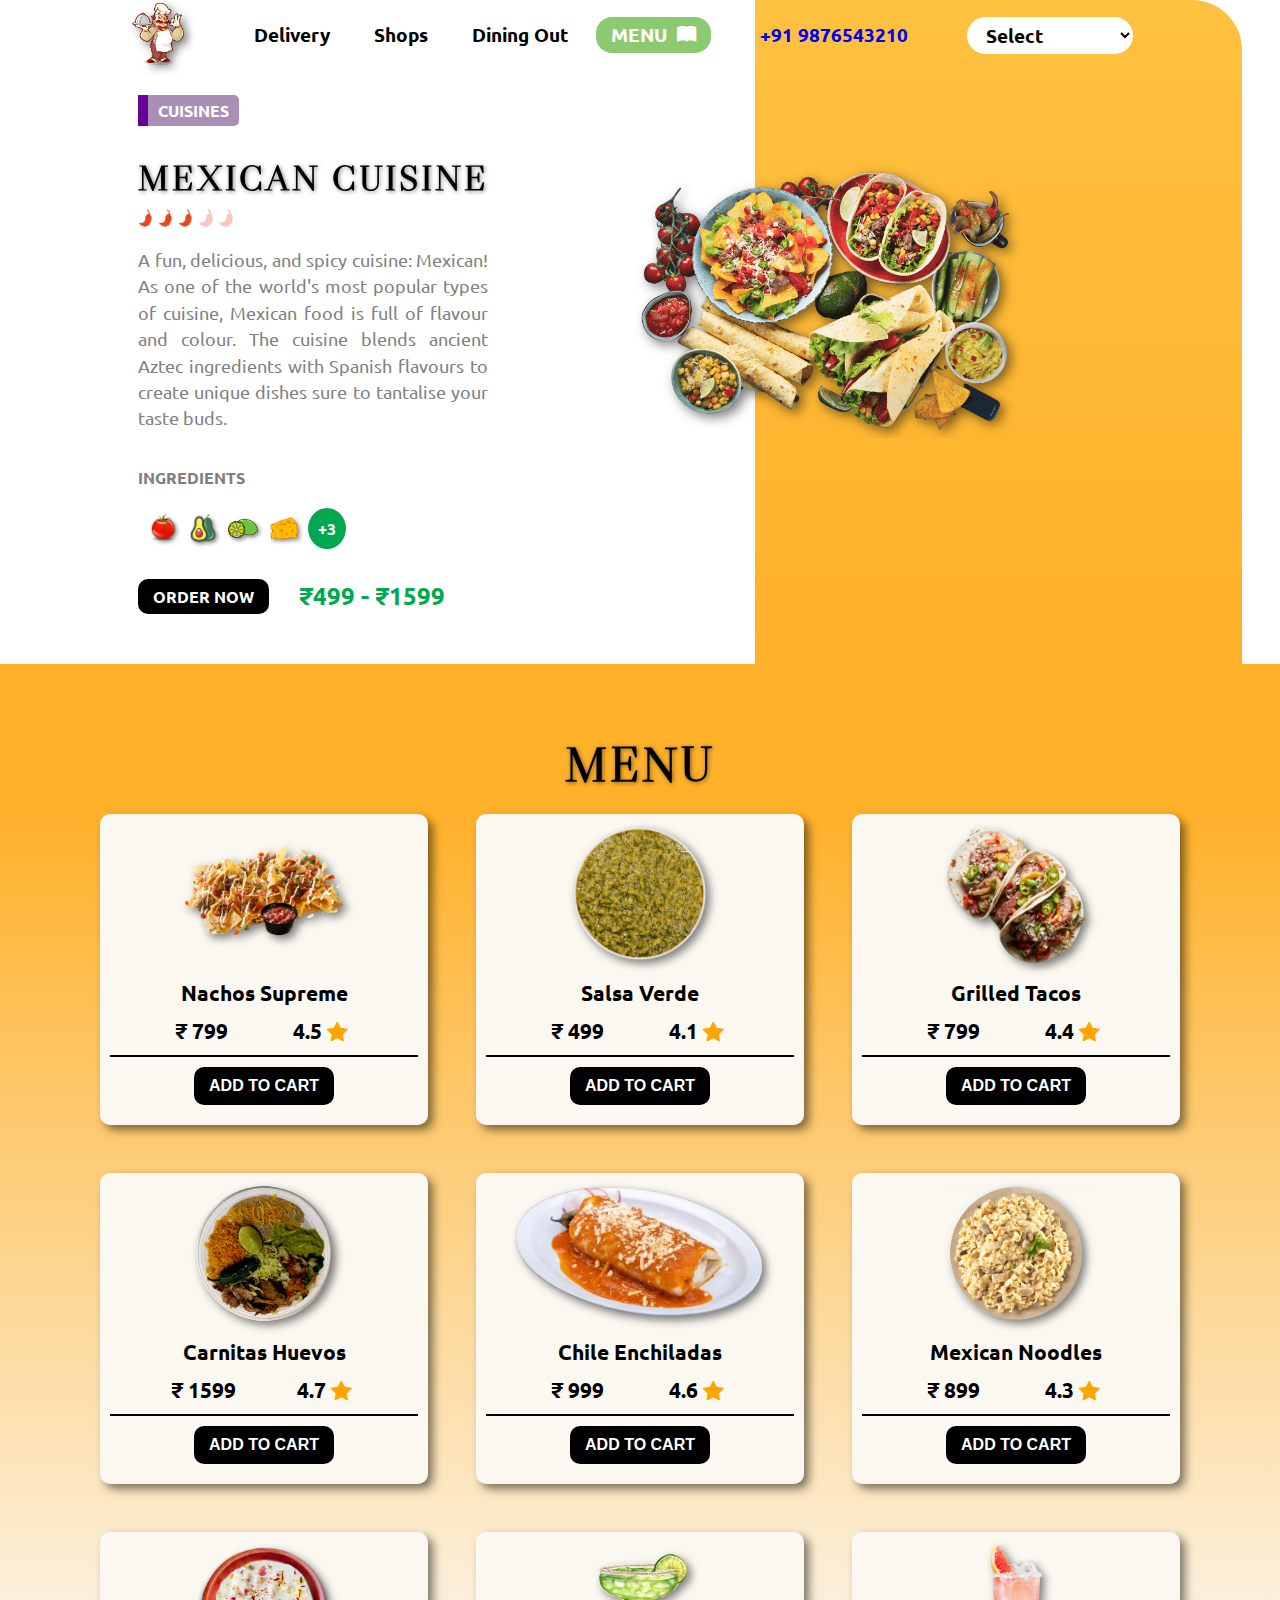
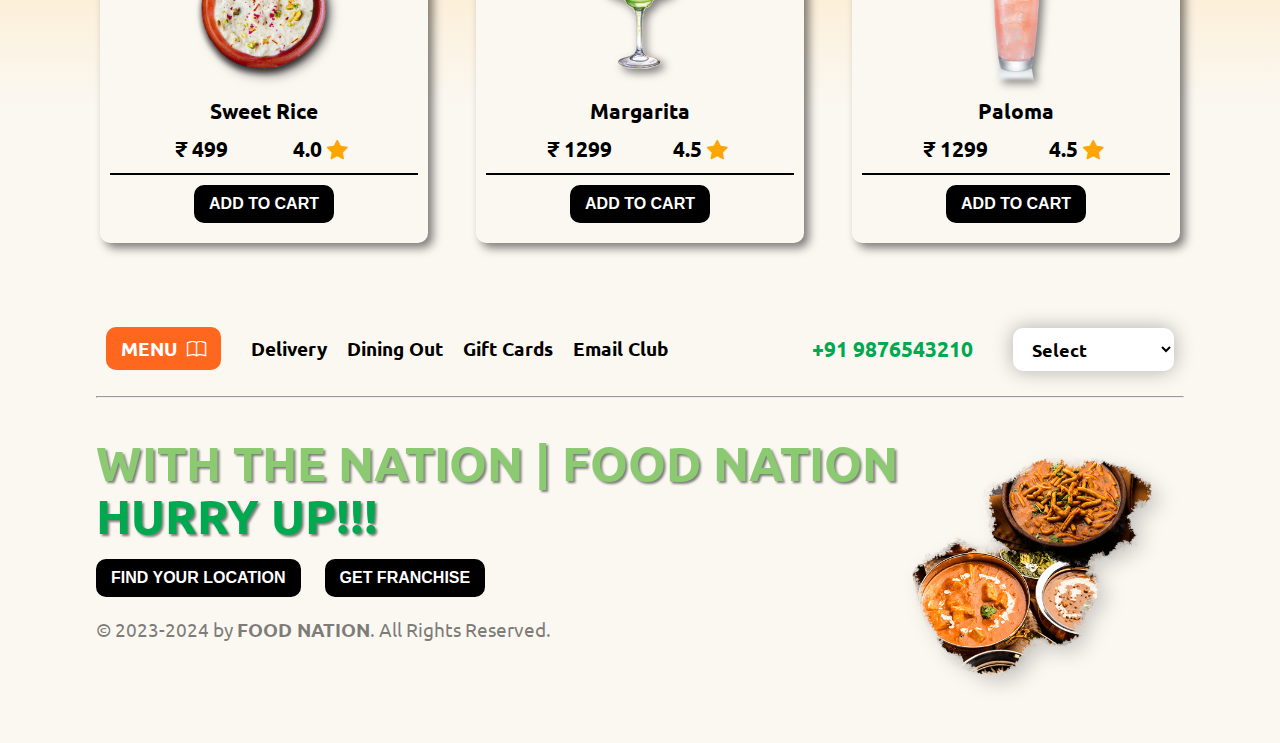
<file: mexican_menu.html>
<!DOCTYPE html>
<html lang="en">
  <head>
    <meta charset="UTF-8" />
    <meta name="viewport" content="width=device-width, initial-scale=1.0" />
    <title>Food Nation</title>

    <!-- stylesheet link -->
    <link rel="stylesheet" href="style.css" />
    <link rel="stylesheet" href="menuStyling.css" />

    <!-- bootstrap icons link -->
    <link
      rel="stylesheet"
      href="https://cdn.jsdelivr.net/npm/bootstrap-icons@1.10.5/font/bootstrap-icons.css"
    />
  </head>
  <body>
    <header>
      <nav>
        <div class="logo_ul">
          <a href="/"><img src="home_page_logo.png" alt="Our logo" /></a>
          <ul>
            <li><a href="#">Delivery</a></li>
            <li><a href="#">Shops</a></li>
            <li><a href="#">Dining Out</a></li>
            <li>
              <a href="#menu_container">MENU <i class="bi bi-book-fill"></i></a>
            </li>
          </ul>
        </div>

        <div class="contact_select">
          <li><a href="tel:9876543210">+91 9876543210</a></li>
          <li>
            <select class="classic">
              <option>Select</option>
              <option>KOLKATA</option>
              <option>BOMBAY</option>
              <option>BENGALURU</option>
              <option>NEW DELHI</option>
              <option>CHENNAI</option>
            </select>
          </li>
        </div>
      </nav>

      <!-- Section starts -->
      <section>
        <div class="content">
          <h5>CUISINES</h5>
          <h1 class="title">MEXICAN CUISINE</h1>
          <div class="spicy_icon">
            <img src="img/icon_1.png" alt="chilli" />
            <img src="img/icon_1.png" alt="chilli" />
            <img src="img/icon_1.png" alt="chilli" />
            <img src="img/icon_2.png" alt="chilli" />
            <img src="img/icon_2.png" alt="chilli" />
          </div>
          <p class="description">
            A fun, delicious, and spicy cuisine: Mexican! As one of the world's
            most popular types of cuisine, Mexican food is full of flavour and
            colour. The cuisine blends ancient Aztec ingredients with Spanish
            flavours to create unique dishes sure to tantalise your taste buds.
          </p>

          <h6>INGREDIENTS</h6>
          <div class="img_box">
            <img src="img/tomato_logo.png" alt="tomato_logo" />
            <img src="img/avocado_logo.png" alt="avocado_logo" />
            <img src="img/lime_logo.png" alt="lime_logo" />
            <img src="img/cheese_logo.png" alt="cheese_logo" />
            <h6>+3</h6>
          </div>
          <div class="order_rate">
            <a href="">ORDER NOW</a>
            <h2 class="price">&#x20B9;499 - &#x20B9;1599</h2>
          </div>
        </div>
        <div class="img_box">
          <div class="images">
            <img
              class="main_images"
              src="img/mexican_cuisine.png"
              alt="Mexican Cuisine"
            />
          </div>
        </div>
      </section>
      <!-- Section ends -->
    </header>

    <div id="menu_container" style="font-family: ubuntu">
      <h1 style="text-align: center; padding: 20px;">MENU</h1>
      <div class="menu_items">
        <div class="card">
          <img src="img/nachos_supreme.png" alt="Nachos Supreme">
          <h4>Nachos Supreme</h4>
            <div class="info">
              <h4>&#x20B9; 799</h4>
              <h4>4.5<i class="bi bi-star-fill"></i></h4>
            </div>
            <button>ADD TO CART</button>
        </div>
        <div class="card">
          <img src="img/salsa_verde.png" alt="Salsa Verde">
          <h4>Salsa Verde</h4>
            <div class="info">
              <h4>&#x20B9; 499</h4>
              <h4>4.1<i class="bi bi-star-fill"></i></h4>
            </div>
            <button>ADD TO CART</button>
        </div>
        <div class="card">
          <img src="img/grilled_tacos.webp" alt="Grilled Tacos">
          <h4>Grilled Tacos</h4>
            <div class="info">
              <h4>&#x20B9; 799</h4>
              <h4>4.4<i class="bi bi-star-fill"></i></h4>
            </div>
            <button>ADD TO CART</button>
        </div>
        <div class="card">
          <img src="img/carnitas_huevos.avif" alt="Carnitas Huevos">
          <h4>Carnitas Huevos</h4>
            <div class="info">
              <h4>&#x20B9; 1599</h4>
              <h4>4.7<i class="bi bi-star-fill"></i></h4>
            </div>
            <button>ADD TO CART</button>
        </div>
        <div class="card">
          <img src="img/enchiladas.png" alt="Chile Enchiladas">
          <h4>Chile Enchiladas</h4>
            <div class="info">
              <h4>&#x20B9; 999</h4>
              <h4>4.6<i class="bi bi-star-fill"></i></h4>
            </div>
            <button>ADD TO CART</button>
        </div>
        <div class="card">
          <img src="img/mexican_noodles.webp" alt="Mexican Noodles">
          <h4>Mexican Noodles</h4>
            <div class="info">
              <h4>&#x20B9; 899</h4>
              <h4>4.3<i class="bi bi-star-fill"></i></h4>
            </div>
            <button>ADD TO CART</button>
        </div>
        <div class="card">
          <img src="img/sweet_rice.png" alt="Sweet Rice">
          <h4>Sweet Rice</h4>
            <div class="info">
              <h4>&#x20B9; 499</h4>
              <h4>4.0<i class="bi bi-star-fill"></i></h4>
            </div>
            <button>ADD TO CART</button>
        </div>
        <div class="card">
          <img src="img/margarita.webp" alt="Margarita">
          <h4>Margarita</h4>
            <div class="info">
              <h4>&#x20B9; 1299</h4>
              <h4>4.5<i class="bi bi-star-fill"></i></h4>
            </div>
            <button>ADD TO CART</button>
        </div>
        <div class="card">
          <img src="img/paloma.avif" alt="Paloma">
          <h4>Paloma</h4>
            <div class="info">
              <h4>&#x20B9; 1299</h4>
              <h4>4.5<i class="bi bi-star-fill"></i></h4>
            </div>
            <button>ADD TO CART</button>
        </div>
      </div>
    </div>

    <footer>
      <nav>
        <ul>
          <li>
            <a href="#">MENU<i class="bi bi-book"></i></a>
          </li>
          <li><a href="#">Delivery</a></li>
          <li><a href="#">Dining Out</a></li>
          <li><a href="#">Gift Cards</a></li>
          <li><a href="#">Email Club</a></li>
        </ul>
        <ul>
          <li><a href="tel:9876543210">+91 9876543210</a></li>
          <li>
            <select class="classic">
              <option>Select</option>
              <option>KOLKATA</option>
              <option>BOMBAY</option>
              <option>BENGALURU</option>
              <option>NEW DELHI</option>
              <option>CHENNAI</option>
            </select>
          </li>
        </ul>
      </nav>

      <hr />

      <div class="container">
        <h1>WITH THE NATION | FOOD NATION</h1>
        <h1>HURRY UP!!!</h1>
        <div class="button">
          <button>FIND YOUR LOCATION</button>
          <button>GET FRANCHISE</button>
        </div>
      </div>
      <img src="img/footer_food.png" alt="Footer Food Image" />
      <p class="copyright">
        © 2023-2024 by <strong>FOOD NATION</strong>. All Rights Reserved.
      </p>
    </footer>
    <script src="app.js"></script>
  </body>
</html>
</file>
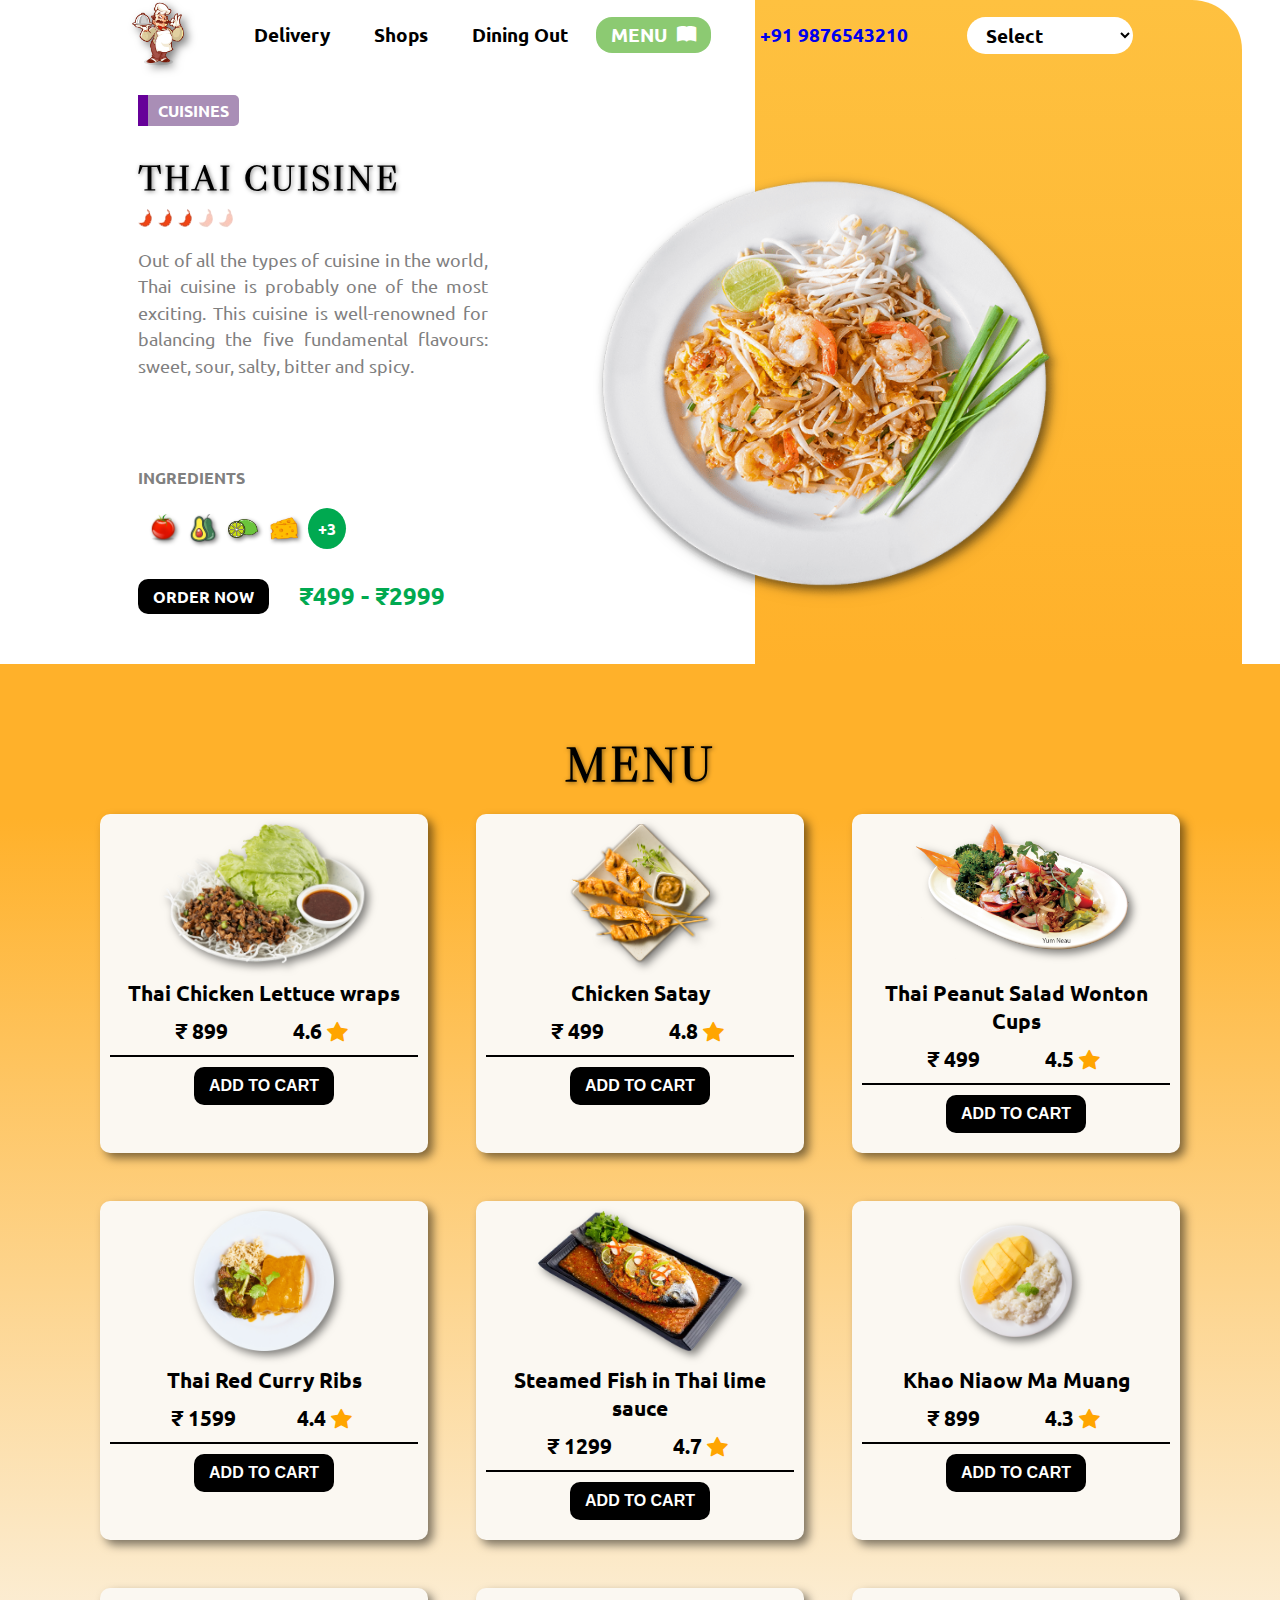
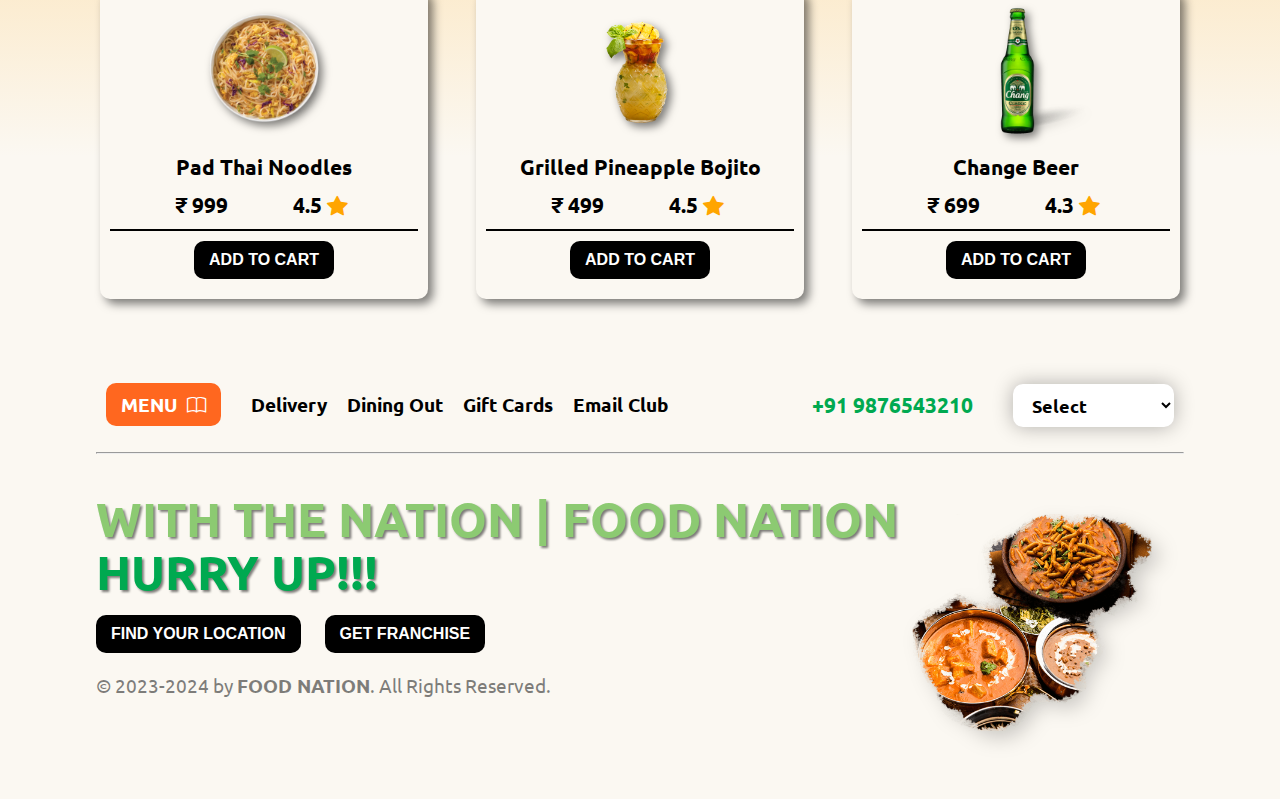
<file: thai_menu.html>
<!DOCTYPE html>
<html lang="en">
<head>
    <meta charset="UTF-8">
    <meta name="viewport" content="width=device-width, initial-scale=1.0">
    <title>Food Nation</title>

    <!-- stylesheet link -->
    <link rel="stylesheet" href="style.css">
    <link rel="stylesheet" href="menuStyling.css">
    
    <!-- bootstrap icons link -->
    <link rel="stylesheet" href="https://cdn.jsdelivr.net/npm/bootstrap-icons@1.10.5/font/bootstrap-icons.css">
</head>
<body>
    
    <header>
        <nav>

            <div class="logo_ul">
                <a href="/"><img src="home_page_logo.png" alt="Our logo"></a>
                <ul>
                    <li><a href="#">Delivery</a></li>
                    <li><a href="#">Shops</a></li>
                    <li><a href="#">Dining Out</a></li>
                    <li><a href="#menu_container">MENU <i class="bi bi-book-fill"></i></a></li>
                </ul>
            </div>

            <div class="contact_select">
                <li><a href="tel:9876543210">+91 9876543210</a></li>
                <li>
                    <select class="classic">
                        <option>Select</option>
                        <option>KOLKATA</option>
                        <option>BOMBAY</option>
                        <option>BENGALURU</option>
                        <option>NEW DELHI</option>
                        <option>CHENNAI</option>
                    </select>
                </li>
            </div>

        </nav>

        <!-- Section starts -->
        <section>

            <div class="content">
                <h5>CUISINES</h5>
                <h1 class="title">THAI CUISINE</h1>
                <div class="spicy_icon">
                    <img src="img/icon_1.png" alt="chilli">
                    <img src="img/icon_1.png" alt="chilli">
                    <img src="img/icon_1.png" alt="chilli">
                    <img src="img/icon_2.png" alt="chilli">
                    <img src="img/icon_2.png" alt="chilli">
                </div>
                <p class="description">Out of all the types of cuisine in the world, Thai cuisine is probably one of the most exciting. This cuisine is well-renowned for balancing the five fundamental flavours: sweet, sour, salty, bitter and spicy.</p>
                
                <h6>INGREDIENTS</h6>
                <div class="img_box">
                    <img src="img/tomato_logo.png" alt="tomato_logo">
                    <img src="img/avocado_logo.png" alt="avocado_logo">
                    <img src="img/lime_logo.png" alt="lime_logo">
                    <img src="img/cheese_logo.png" alt="cheese_logo">
                    <h6>+3</h6>
                </div>
                <div class="order_rate">
                    <a href="">ORDER NOW</a>
                    <h2 class="price">&#x20B9;499 - &#x20B9;2999</h2>
                </div>
            </div>
            <div class="img_box">
                <div class="images">
                    <img 
                        class="main_images" 
                        src="img/thai_cuisine.png" 
                        alt="Thai Cuisine"
                    >
                </div>
            </div>

        </section>
        <!-- Section ends -->
    </header>

    <div id="menu_container" style="font-family: ubuntu">
        <h1 style="text-align: center; padding: 20px;">MENU</h1>
        <div class="menu_items">
          <div class="card">
            <img src="img/thai_chicken_lettuce_wraps.webp" alt="Thai Chicken Lettuce wraps">
            <h4>Thai Chicken Lettuce wraps</h4>
              <div class="info">
                <h4>&#x20B9; 899</h4>
                <h4>4.6<i class="bi bi-star-fill"></i></h4>
              </div>
              <button>ADD TO CART</button>
          </div>
          <div class="card">
            <img src="img/chicken_satay.png" alt="Chicken Satay">
            <h4>Chicken Satay</h4>
              <div class="info">
                <h4>&#x20B9; 499</h4>
                <h4>4.8<i class="bi bi-star-fill"></i></h4>
              </div>
              <button>ADD TO CART</button>
          </div>
          <div class="card">
            <img src="img/thai_salad.png" alt="Thai Peanut Salad Wonton Cups">
            <h4>Thai Peanut Salad Wonton Cups</h4>
              <div class="info">
                <h4>&#x20B9; 499</h4>
                <h4>4.5<i class="bi bi-star-fill"></i></h4>
              </div>
              <button>ADD TO CART</button>
          </div>
          <div class="card">
            <img src="img/thai_ribs.png" alt="Thai Red Curry Ribs">
            <h4>Thai Red Curry Ribs</h4>
              <div class="info">
                <h4>&#x20B9; 1599</h4>
                <h4>4.4<i class="bi bi-star-fill"></i></h4>
              </div>
              <button>ADD TO CART</button>
          </div>
          <div class="card">
            <img src="img/thai_fish.webp" alt="Steamed Fish in Thai lime sauce">
            <h4>Steamed Fish in Thai lime sauce</h4>
              <div class="info">
                <h4>&#x20B9; 1299</h4>
                <h4>4.7<i class="bi bi-star-fill"></i></h4>
              </div>
              <button>ADD TO CART</button>
          </div>
          <div class="card">
            <img src="img/mango_stickyRice.png" alt="Khao Niaow Ma Muang">
            <h4>Khao Niaow Ma Muang</h4>
              <div class="info">
                <h4>&#x20B9; 899</h4>
                <h4>4.3<i class="bi bi-star-fill"></i></h4>
              </div>
              <button>ADD TO CART</button>
          </div>
          <div class="card">
            <img src="img/pad_thai_noodles.avif" alt="Pad Thai Noodles">
            <h4>Pad Thai Noodles</h4>
              <div class="info">
                <h4>&#x20B9; 999</h4>
                <h4>4.5<i class="bi bi-star-fill"></i></h4>
              </div>
              <button>ADD TO CART</button>
          </div>
          <div class="card">
            <img src="img/bojito.png" alt="Grilled Pineapple Bojito">
            <h4>Grilled Pineapple Bojito</h4>
              <div class="info">
                <h4>&#x20B9; 499</h4>
                <h4>4.5<i class="bi bi-star-fill"></i></h4>
              </div>
              <button>ADD TO CART</button>
          </div>
          <div class="card">
            <img src="img/Chang-beer.webp" alt="Change Beer">
            <h4>Change Beer</h4>
              <div class="info">
                <h4>&#x20B9; 699</h4>
                <h4>4.3<i class="bi bi-star-fill"></i></h4>
              </div>
              <button>ADD TO CART</button>
          </div>
        </div>
      </div>

    <footer>

        <nav>
            <ul>
                <li><a href="#">MENU<i class="bi bi-book"></i></a></li>
                <li><a href="#">Delivery</a></li>
                <li><a href="#">Dining Out</a></li>
                <li><a href="#">Gift Cards</a></li>
                <li><a href="#">Email Club</a></li>
            </ul>
            <ul>
                <li><a href="tel:9876543210">+91 9876543210</a></li>
                <li>
                    <select class="classic">
                        <option>Select</option>
                        <option>KOLKATA</option>
                        <option>BOMBAY</option>
                        <option>BENGALURU</option>
                        <option>NEW DELHI</option>
                        <option>CHENNAI</option>
                    </select>
                </li>
            </ul>
        </nav>

        <hr>

        <div class="container">

            <h1>WITH THE NATION | FOOD NATION</h1>
            <h1>HURRY UP!!!</h1>
            <div class="button">
                <button>FIND YOUR LOCATION</button>
                <button>GET FRANCHISE</button>
            </div>
        </div>
        <img src="img/footer_food.png" alt="Footer Food Image">
        <p class="copyright">© 2023-2024 by <strong>FOOD NATION</strong>. All Rights Reserved.</p>
    
    </footer>

    <script src="app.js"></script>

</body>
</html>
</file>
<file: style.css>
@import url('https://fonts.googleapis.com/css2?family=Baloo+2&family=Ubuntu:wght@300;400;500;700&display=swap');
@import url('https://fonts.googleapis.com/css2?family=Baloo+2&family=Lumanosimo&family=Ubuntu:wght@300;400;500;700&display=swap');
@import url('https://fonts.googleapis.com/css2?family=Libre+Caslon+Display&display=swap');

*{
    margin: 0;
    padding: 0;
    box-sizing: border-box;
}

:root{
    --white: white;
    --list-hover-text-color: rgba(0, 0, 0, .2);
    --h6-order-rate-color: #00a950;
    --paragraph-color: rgba(0, 0, 0, 0.5);
    --list-font-size: 1.2rem;
    --list-font-weight: 600;
    --content-font-size: 1rem;
    --content-font-color: gray;
    --off-white-bg: #fbf8f2;
}

html {
    font-family: 'Ubuntu', sans-serif;
}

header {
    position: relative;
    width: 100%;
    height: auto;
    padding-bottom: 40px;
}

/* yellow card in the top right part of the screen */
header::before {
    content: '';
    position: absolute;
    width: 38%;
    height: 100%;
    right: 3%;
    background: linear-gradient(0deg, #ffb12a, #fec140);
    border-radius: 0 50px 0 0;
    z-index: -1;
}

header nav {
    margin: 0 auto;
    width: 80%;
    height: 70px;
    display: flex;
    align-items: center;
    justify-content: space-between;
}

header nav .logo_ul{
    display: flex;
    align-items: center;
}

/* gave dimensions to the chef img logo */
header nav .logo_ul img {
    filter: drop-shadow(4px 4px 4px var(--paragraph-color));
    width: 60px;
}

/* setting the display of ul as flex so as to align them in center */
header nav .logo_ul ul{
    display: flex;
    align-items: center;
    margin-left: 50px;
}

/* removing the bullets from the list items */
header nav .logo_ul ul li{
    list-style-type: none;
    padding: .5em 1em;
    margin-right: 12px;
}

/* removing the underline from anchor tags */
header nav .logo_ul ul li a{
    text-decoration: none;
    color: black;
    font-size: var(--list-font-size);
    font-weight: var(--list-font-weight);
    transition: .3s linear;
}

/* targeting the last element in the list */
header nav .logo_ul ul li:nth-last-child(1) {
    background: #8CCA72;
    border-radius: 1em;
    padding: 5px 15px;
}

/* targeting the anchor tag in the last element of the list */
header nav .logo_ul ul li:nth-last-child(1) a{
    color: var(--white);
}

/* gave margin to the MENU_icon */
header nav .logo_ul ul li:nth-last-child(1) a i{
    margin-left: 5px;
}

/* hover effect for anchor tags */
header nav .logo_ul ul li a:hover{
    color: var(--list-hover-text-color);
}

/* .contact_select styling starts here */
header nav .contact_select {
    display: flex;
    align-items: center;
}

/* accessing the list elements inside .contact_select class*/
header nav .contact_select li {
    display: flex;
    align-items: center;
    padding: .5em 1em;
    font-size: var(--list-font-size);
    font-weight: var(--list-font-weight);
}

/* removing the bullets from the list elements */
header nav .contact_select li a {
    margin-left: 12px;
    text-decoration: none;
}

/* targeting the 2nd element of the list */
header nav .contact_select li:nth-child(2) select {
    font-family: 'Ubuntu', sans-serif;
    font-weight: bold;
    font-size: 1.1rem;
    display: flex;
    justify-content: space-between;
    font-size: var(--list-font-size);
    background: var(--white);
    border-radius: 1em;
    border: none;
    padding: 5px 15px;
    width: auto;
    margin-left: 20px;
}

/* section styling starts here */
section{
    display: flex;
    width: 80%;
    margin: auto;
    margin-top: 20px;
}

/* styling for the chilli icons and ingredients images */
section .content, .img_box{
    position: relative;
    width: 40%;
    padding: 10px;
}

/* styling for only the ingredients images */
section .img_box{
    width: 60%;
}

/* styling for the cuisines box */
section .content h5 {
    display: unset;
    color: var(--white);
    background: #a98eb6;
    padding: 5px 10px;
    border-radius: 0 5px 5px 0;
    border-left: 10px solid #660099;
    font-size: var(--content-font-size);
}

/* styling for the mexican cuisine title-box */
section .content h1 {
    filter: drop-shadow(1px 1px 2px var(--paragraph-color));
    margin-block: 1em .25em; 
    letter-spacing: 3px;
    font-size: 2.2rem;
    font-family: 'Libre Caslon Display', serif;
}

/* styling for the chilli icons only*/
section .content .spicy_icon {
    margin-bottom: 1em;
}

/* styling for the cuisines description */
section .content p {
    text-align: justify;
    width: 350px;
    height: 200px;
    line-height: 1.5em;
    font-size: 1.1rem;
    color: var(--content-font-color);
}

/* styling for the ingredients heading */
section .content h6 {
    margin-top: 20px;
    color: var(--content-font-color);
    font-size: var(--content-font-size);
}

/* accessing the ingredients images box */
section .content .img_box {
    display: flex; 
    align-items: center; 
}

/* accessing the images in images box */
section .content .img_box img {
    width: 30px;
    margin-right: 10px;
    filter: drop-shadow(2px 2px 2px gray);
}

/* styling the +3 heading */
section .content .img_box h6 {
    background: var(--h6-order-rate-color);
    color: var(--white);
    border-radius: 50%;
    padding: 10px;
    position: relative;
    top: -10px;
}

/* accessing the order rate boxx */
section .content .order_rate {
    display: flex;
    align-items: center;
    margin-top: 10px;
}

/* styling the anchor tage in order rate boxx */
section .content .order_rate a {
    font-weight: var(--list-font-weight);
    background: #000;
    color: var(--white);
    border-radius: 10px;
    padding: 7px 15px;
    text-decoration: none;
    font-size: var(--content-font-size);
    transition: .3s linear;
}

/* adding a hover class over the anchor tag */
section .content .order_rate a:hover {
    background: var(--h6-order-rate-color);
} 

/* styling the price heading beside order rate boxx */
section .content .order_rate .price {
    margin-left: 30px;
    color: var(--h6-order-rate-color);
}

/* setting scroll properties of the food slider */
section .content .food_slider {
    margin-top: 30px;
    display: flex;
    align-items: center;
    width: 100%;
    overflow-x: auto;
    scroll-behavior: smooth;
    scrollbar-width:none; /* hiding the scroll-bar for firefox */
}

/* hiding the scroll-bar for chrome */
section .content .food_slider::-webkit-scrollbar {
    display: none;
}

/* styling each image within the food slider */
section .content .food_slider img {
    filter: drop-shadow(2px 2px 2px var(--paragraph-color));
    width: 60px;
    height: 60px;
    margin-right: 10px;
    cursor: pointer;
    opacity: .3;
    transition: .3s linear;
    object-fit: contain;
}

/* giving the 1st image in the slider a opacity-1 using pseudo-class */
section .content .food_slider img:nth-child(1) {
    opacity: 1;
    transform: scale(1.1);
}

/* adding hover effect over each image in the slider and also scaling them */
section .content .food_slider img:hover {
    opacity: 1;
    transform: scale(1.1);
}

/* setting scroll properties of the img_box */
section .img_box .images {
    width: 100%;
    display: flex;
    align-items: center;
    scroll-behavior: smooth;
    overflow-x: auto;
    margin-top: 50px;    
    scrollbar-width:none; /* hiding the scroll-bar for firefox */
}

/* hiding the scroll-bar for chrome */
section .img_box .images::-webkit-scrollbar {
    display: none;
}

/* styling each image withing the box */
section .img_box .images img {
    width: 20em;
    padding: 0 50px;
    filter: blur(1.5px);
    transition: .3s linear;
}

/* accessing the 1st element from the image box and styling it */
section .img_box .images img:nth-child(1) {
    width: 560px;
    filter: blur(0px) drop-shadow(4px 4px 6px var(--paragraph-color));
}

section .img_box .images img:last-child {
    margin-right: 400px;
}

/* styling the slider buttons */
section .img_box .slide_buttons {
    position: absolute;
    bottom: 10px;
    left: 21.5%;
    width: 14em;
    display: flex;
    align-items: center;
    justify-content: space-between;
}

/* styling the icons within the buttons */
section .img_box .slide_buttons i {
    font-size: 2em;
    background: #ff6b01;
    color: var(--white);
    border-radius: 50%;
    padding: 10px 12px;
    cursor: pointer;
    transition: .3s linear;
}
/* section styling ends here */

/* delivery section styling starts here */
.delivery {
    width: 100%;
    margin: auto;
    background: var(--off-white-bg);
    height: auto;
    padding: 40px 7%;
    display: flex;
    align-items: center;
}

/* styling the title of delivery class */
.delivery .container h1 {
    font-weight: bold;
    font-size: 2.5rem;
    line-height: 1.2em;
}

/* styling the paragraph in delivery class */
.delivery .container p {
    font-size: 1.1rem;
    color: var(--paragraph-color);
    line-height: 1.5em;
    margin: 15px 0;
}

/* styling the button in delivery class */
.delivery .container button {
    font-weight: var(--list-font-weight);
    background: var(--h6-order-rate-color);
    border-radius: 10px;
    padding: 9px 15px;
    color: var(--white);
    font-size: 1rem;
    border: none;
    outline: none;
    cursor: pointer;
    transition: .3s linear;
}

/* adding a hover effect over the button */
.delivery .container button:hover {
    background: black;
}

/* styling the delivery boy image */
.delivery img:nth-child(2) {
    width: 30em;
    transform: translateX(-120px) translateY(20px);
}

/* styling the food lover image */
.delivery img:nth-child(3) {
    width: 15em;
    transform: translateX(-120px) translateY(10px);
    filter: drop-shadow(2px 2px 10px rgba(0, 0, 0, 0.5));
}
/* delivery section styling ends here */

/* food_menu styling starts here */
.food_menu {
    width: 100%;
    display: flex;
    justify-content: space-between;
}

/* styling every food_box in the 1st row */
.food_menu .food_box{
    overflow: hidden;
    color: var(--white);
    position: relative;
    width: 30%;
    height: 450px;
    background: #006847;
    padding: 60px 50px;
    z-index: 2;
}

/* targeting the 2nd food_box in the 1st row*/
.food_menu .food_box:nth-child(2){
    width: 37%;
    background: #FF671F;
}

/* targeting the 3rd food_box in the 1st row*/
.food_menu .food_box:nth-child(3){
    width: 33%;
    background: #CD212A;
}

/* styling the food_box container */
.food_menu .food_box .container {
    position: relative;
    z-index: 2;
}

/* styling the heading within the food_box container */
.food_menu .food_box .container h1{
    filter: drop-shadow(2px 2px 2px var(--paragraph-color));
    font-family: 'Lumanosimo', cursive;
    letter-spacing: 3px;
    font-weight: var(--list-font-weight);
    margin-bottom: 10px;
}

/* styling the paragraph within the food_box container */
.food_menu .food_box .container p{
    filter: drop-shadow(2px 2px 2px var(--paragraph-color));
    line-height: 1.5em;
    margin-top: 10px;
}

/* styling the button within the food_box container */
.food_menu .food_box .container button{
    font-weight: var(--list-font-weight);
    letter-spacing: 3px;
    background: black;
    border-radius: 10px;
    padding: 9px 15px;
    color: var(--white);
    font-size: 1rem;
    border: none;
    outline: none;
    cursor: pointer;
    margin-top: 20px;
    transition: .3s linear;
}

/* targeting images of the food_box*/
.food_menu .food_box img {
    filter: drop-shadow(-15px 0px 4px var(--paragraph-color));
    position: absolute;
    left: 53%;
    top: -4%;
    width: 30em;
    z-index: -1;
}

/* targeting the image in the 2nd food_box in the 1st row*/
.food_menu .food_box:nth-child(2) img {
    position: absolute;
    left: 55%;
    top: 6%;
    width: 25em;
    z-index: -1;
}

/* targeting the image in the 3rd food_box in the 1st row*/
.food_menu .food_box:nth-child(3) img {
    position: absolute;
    left: 59%;
    top: 6%;
    width: 25em;
    z-index: -1;
}

/* styling every food_box in the 2nd row */
.food_menu2 .food_box {
    overflow: hidden;
    position: relative;
    width: 35%;
    height: 450px;
    background: #3c3b6e;
    padding: 30px 50px;
    /* padding: 60px 50px; */
    z-index: 2;
}

/* targeting the 2nd food_box in the 2nd row*/
.food_menu2 .food_box:nth-child(2) {
    width: 37%;
    background: #be0029;
}

/* targeting the 3rd food_box in the 2nd row*/
.food_menu2 .food_box:nth-child(3) {
    width: 28%;
    background: #2D2A4A;
}

/* targeting the image in the 2nd food_box in the 2nd row*/
.food_menu2 .food_box:nth-child(3) img{
    position: absolute;
    left: 50%;
    top: 3%;
    width: 30em;
    z-index: -1;
}
/* food_menu styling ends here */

/* footer styling starts here */
footer {
    padding-top: 20px;
    overflow: hidden;
    width: 100%;
    height: 50vh;
    background: var(--off-white-bg);
    position: relative;
}

/* styling the nav bar in footer */
footer nav {
    width: 85%;
    margin: auto;
    display: flex;
    align-items: center;
    justify-content: space-between;
    padding-top: 10px;
}

/* stylig the unordered list within nav */
footer nav ul {
    display: flex;
    align-items: center;
    list-style-type: none;
}

/* styling the list elements */
footer nav ul li {
    margin: 5px 10px;
}

/* styling the anchor tag in the list */
footer nav ul li a {
    text-decoration: none;
    color: black;
    font-weight: var(--list-font-weight);
    font-size: var(--list-font-size);
    transition: .3s linear;
}

/* adding a hover effect over the anchor tag */
footer nav ul li a:hover{
    color: rgba(0, 0, 0, 0.6);
}

/* accessing the anchor tag of the 1st list item */
footer nav ul li:nth-child(1) a{
    background: #FF671F;
    color: var(--white);
    padding: 9px 15px;
    border-radius: 10px;
    cursor: pointer;
    font-size: 1.2rem;
    transition: .3s linear;
    margin-top: 10px;
    margin-right: 10px;
}

/* accessing the icon of the 1st list item */
footer nav ul li:nth-child(1) a i{
    margin-left: 10px;
}

/* accessing the anchor tag of the 2nd unordered list within the nav */
footer nav ul:nth-child(2) li a {
    all: unset;
    color: var(--h6-order-rate-color);
    font-weight: bold;
    font-size: 1.3rem;
}

/* accessing the anchor tag of the 2nd list item in the 2nd unordered list  */
footer nav ul:nth-child(2) li:nth-child(2) a {
    background: var(--white);
    color: black;
    padding: 9px 15px;
    border-radius: 10px;
    cursor: pointer;
    font-size: 1.2rem;
    transition: .3s linear;
    margin-top: 10px;
    margin-right: 10px;
}

footer nav ul:nth-child(2) li:nth-child(2) select {
    font-family: 'Ubuntu', sans-serif;
    font-weight: bold;
    display: flex;
    justify-content: space-between;
    font-size: 1.1rem;
    background: var(--white);
    border-radius: 10px;
    border: none;
    box-shadow: 0 0 20px rgba(0, 0, 0, .3);
    padding: 9px 15px;
    width: auto;
    margin-left: 20px;
    cursor: pointer;
    transition: .3s linear;
}

/* styling the hr tag in the footer */
footer hr {
    width: 85%;
    margin: auto;
    margin-top: 20px;
}

/* styling the .container div */
footer .container{
    width: 85%;
    margin: auto;
    margin-top: 40px;
}

/* styling the title in .container */
footer .container h1{
    filter: drop-shadow(2px 2px 1px var(--paragraph-color));
    margin-top: 5px;
    font-size: 3rem;
    font-weight: bold;
    line-height: 1em;
    color: #8CCA72;
}

/* styling the 2nd title in .container */
footer .container h1:nth-child(2) {
    color: var(--h6-order-rate-color);
}

/* styling the .button div */
footer .container .button {
    margin-top: 20px;
}

/* styling the buttons in .button */
footer .container .button button {
    margin-right: 20px;
    padding: 10px 15px;
    font-size: 1rem;
    border-radius: 10px;
    color: var(--white);
    background: black;
    font-weight: var(--list-font-weight);
    border: none;
    outline: none;
    cursor: pointer;
    transition: .3s linear;
}

/* adding a hover effect over the buttons */
footer .container .button button:hover {
    background: #8CCA72;
}

/* giving a seperate hover effect to the 2nd button */
footer .container .button button:nth-child(2):hover {
    background: var(--h6-order-rate-color);
}

/* adjusting the footer image */
footer img {
    filter: drop-shadow(8px 8px 10px var(--list-hover-text-color));
    position: absolute;
    right: 10%;
    bottom: 15%;
    width: 15em;
    height: auto;
}

/* styling the copyright para */
footer .copyright {
    color: var(--paragraph-color);
    width: 85%;
    margin: auto;
    margin-top: 20px;
    font-size: 1.2rem;
    padding-bottom: 2rem;
}
/* footer styling ends here */
</file>
<file: menuStyling.css>
@import url('https://fonts.googleapis.com/css2?family=Koh+Santepheap&display=swap');

#menu_container {
    background: linear-gradient(0deg, var(--off-white-bg) 15%, #ffb12a 88%);
    padding: 50px 100px;
}

#menu_container h1{
    filter: drop-shadow(1px 1px 2px var(--paragraph-color));
    letter-spacing: 3px;
    font-size: 3rem;
    font-family: 'Libre Caslon Display', serif;
}

#menu_container .menu_items {
    display: grid;
    grid-template-columns: repeat(auto-fit, minmax(270px, 1fr));
    gap: 3em;
}

#menu_container .menu_items .card{
    background: var(--off-white-bg);
    border-radius: 10px;
    box-shadow: 5px 5px 10px var(--paragraph-color);
    text-align: center;
    padding: 10px;
    font-size: 1.3rem;
}

#menu_container .menu_items .card img{
    filter: drop-shadow(4px 4px 4px var(--paragraph-color));
    object-fit: contain;
    height: 150px;
    padding-bottom: 10px;
}


#menu_container .menu_items .card .info{
    border-bottom: 2px solid black;
    display: flex;
    justify-content: space-evenly;
    align-items: center;
    padding: 10px 0;
}

#menu_container .menu_items .card .info i{
    color: orange;
    padding-inline: 5px;
}

#menu_container .menu_items .card button{
    margin-block: 10px;
    padding: 10px 15px;
    font-size: 1rem;
    border-radius: 10px;
    color: var(--white);
    background: black;
    font-weight: var(--list-font-weight);
    border: none;
    outline: none;
    cursor: pointer;
    transition: .3s linear;
}

#menu_container .menu_items .card button:hover {
    background: #8CCA72;
}
#menu_container .menu_items .card:hover{
    transform: scale(0.95);
    box-shadow: 0 0 10px rgba(0, 0, 0, 0.5);
}
</file>
